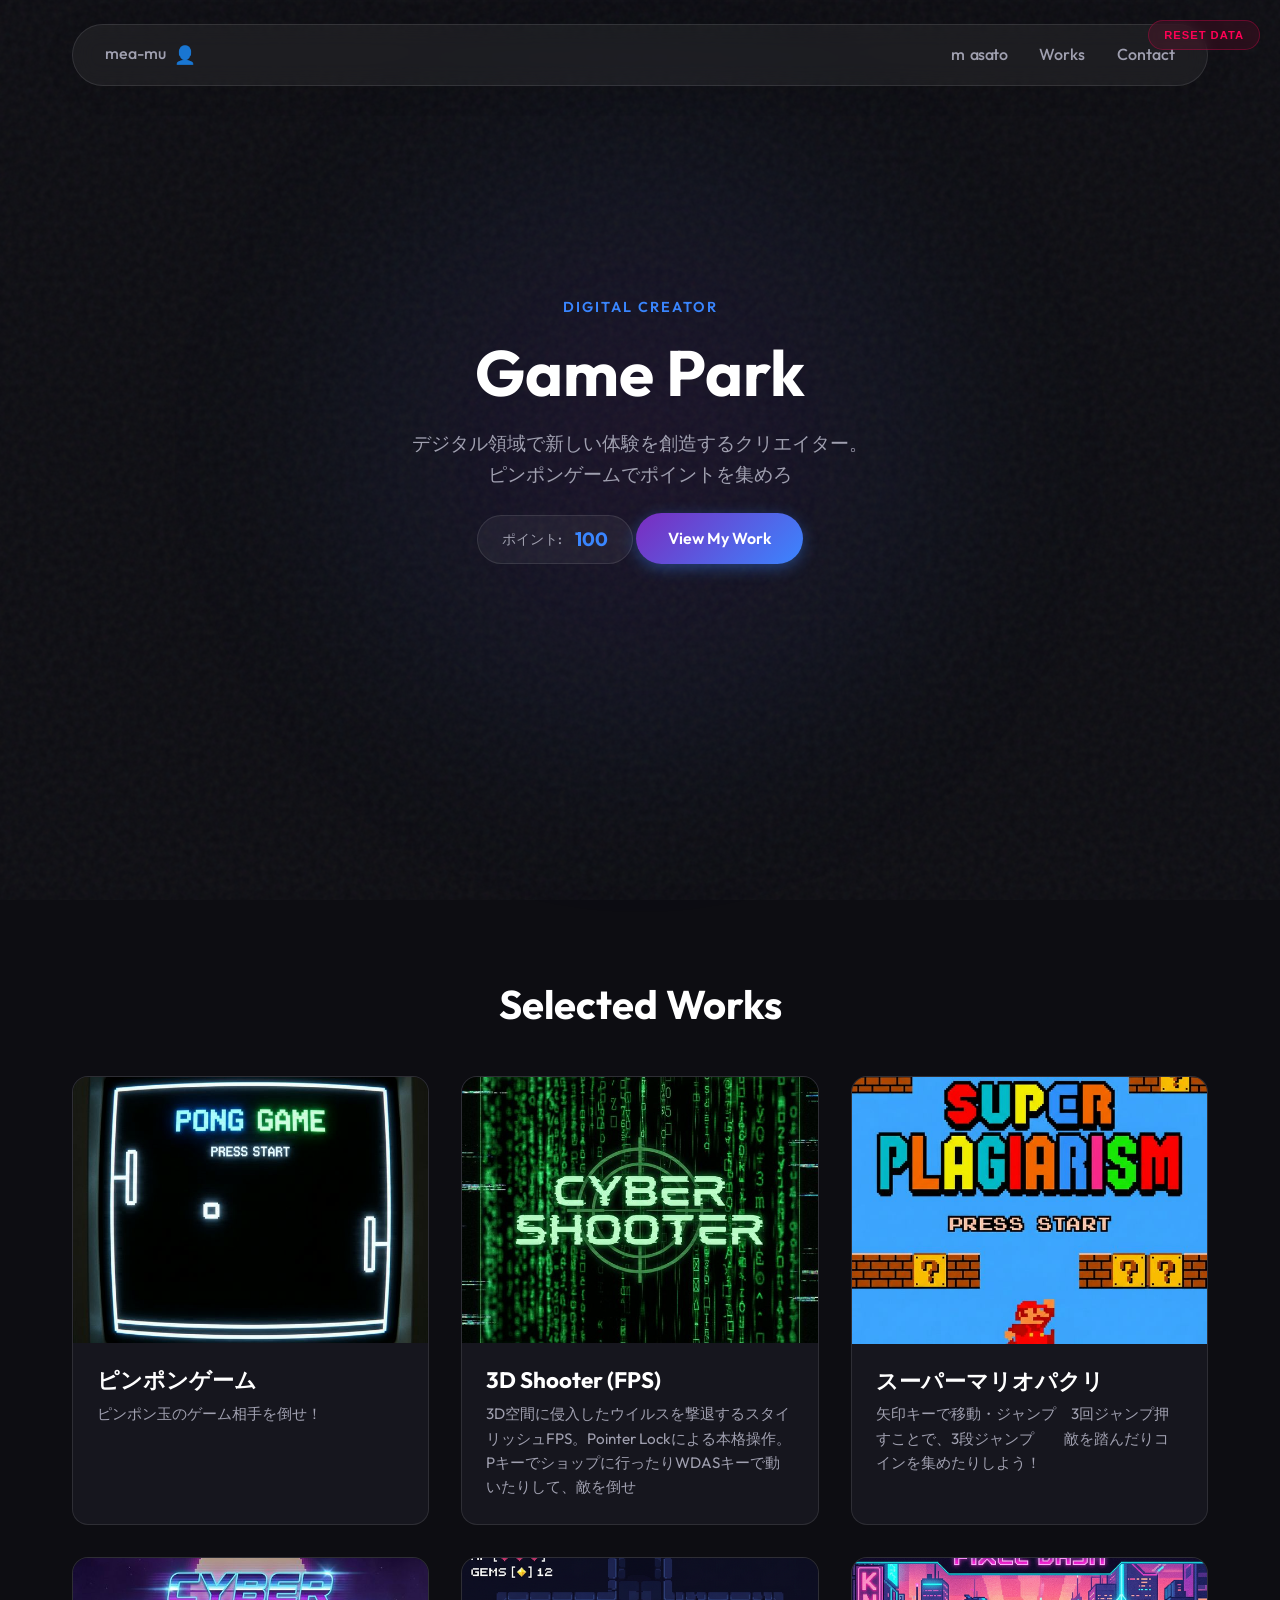
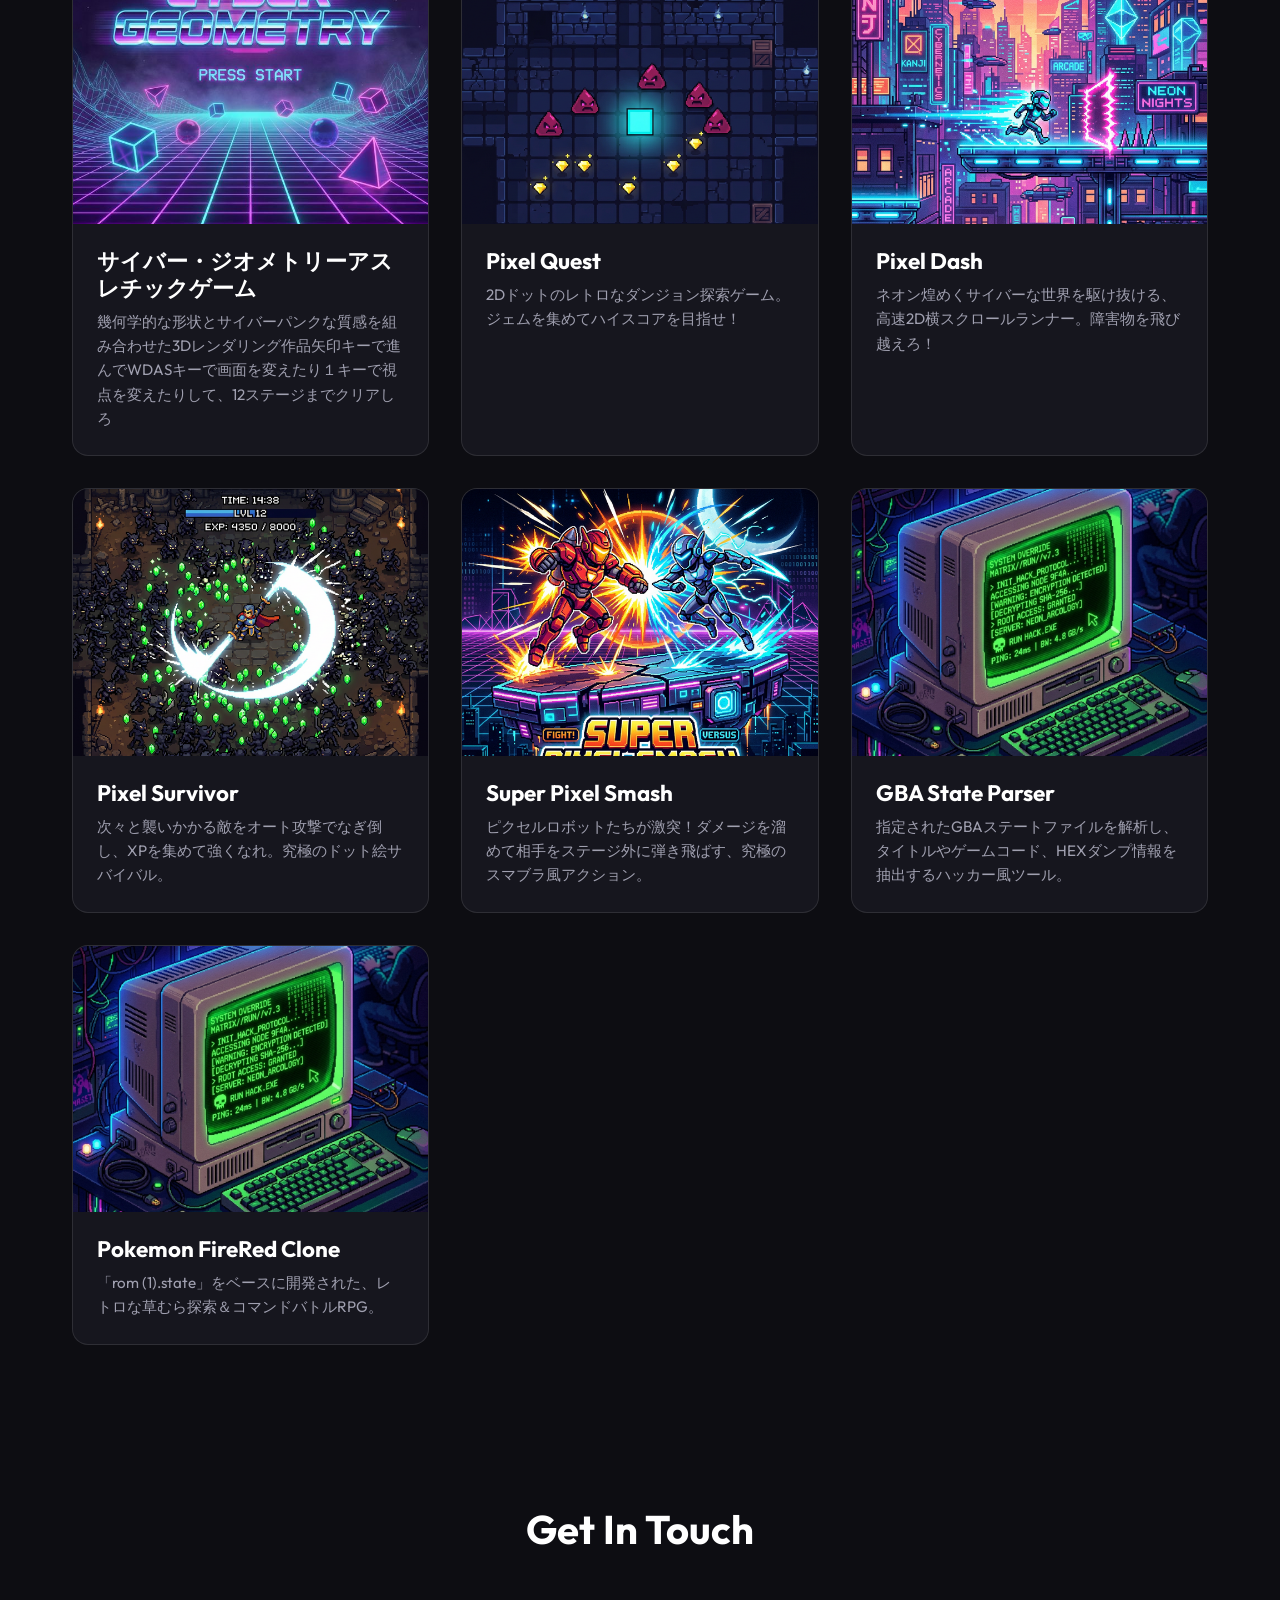
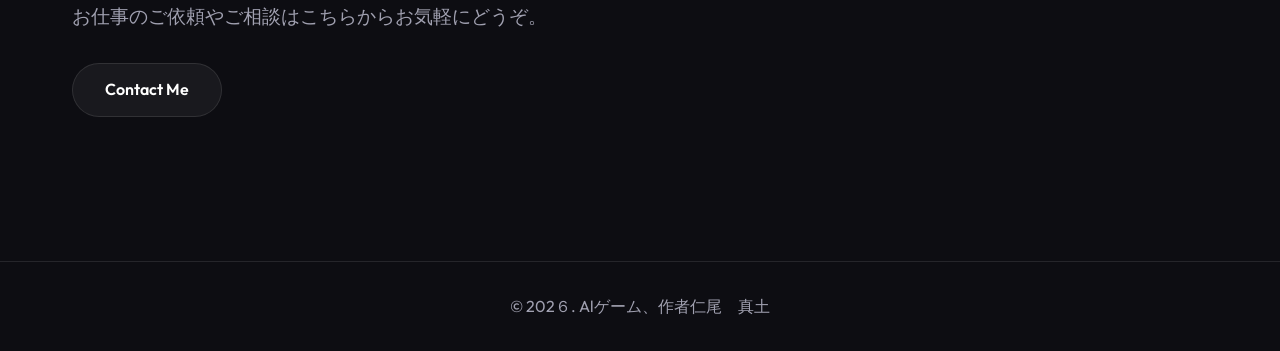
<file: index.html>
<!DOCTYPE html>
<html lang="ja">

<head>
    <meta charset="UTF-8">
    <meta name="viewport" content="width=device-width, initial-scale=1.0">
    <title>masato | Portfolio</title>
    <!-- Google Fonts -->
    <link rel="preconnect" href="https://fonts.googleapis.com">
    <link rel="preconnect" href="https://fonts.gstatic.com" crossorigin>
    <link href="https://fonts.googleapis.com/css2?family=Outfit:wght@300;400;600;700&display=swap" rel="stylesheet">
    <link rel="stylesheet" href="style.css">
</head>

<body>
    <div class="background-grain"></div>
    <div class="background-glow"></div>
    <button id="resetAllDataBtn" class="reset-btn-fixed">RESET DATA</button>
    <header>
        <div class="container">
            <nav class="glass-nav">
                <a href="#about" id="mea-mu-link"><span id="nav-profile-name">mea-mu</span> <span id="nav-profile-icon">👤</span></a>
                <ul>
                    <li><a href="#" class="logo nav-logo"><span id="m-secret-trigger"
                                style="cursor: pointer; display: inline-block; padding: 0 5px;">m</span>asato</a></li>
                    <li><a href="#works">Works</a></li>
                    <li><a href="#contact">Contact</a></li>
                </ul>
            </nav>
        </div>
    </header>

    <main>
        <section id="hero" class="hero-section">
            <div class="container">
                <div class="hero-content fade-in">
                    <span class="subtitle">Digital Creator</span>
                    <h1 id="profile-name">Game Park</h1>
                    <p class="bio" id="profile-bio">
                        デジタル領域で新しい体験を創造するクリエイター。<br>
                        ピンポンゲームでポイントを集めろ
                    </p>
                    <div class="points-display fade-in delay-1">
                        <span class="points-label">ポイント:</span>
                        <span id="totalPoints" class="points-value">0</span>
                    </div>
                    <a href="#works" class="btn btn-primary">View My Work</a>
                </div>
            </div>
        </section>

        <section id="works" class="works-section">
            <div class="container">
                <h2 class="section-title fade-up">Selected Works</h2>
                <div class="works-grid">
                    <!-- Work 1 -->
                    <article class="work-card fade-up">
                        <div class="card-image">
                            <img src="assets/pong_thumb.png" alt="Abstract Art Project">
                            <div class="card-overlay">
                                <a href="pong.html" class="btn btn-sm">Play Game</a>
                            </div>
                        </div>
                        <div class="card-content">
                            <h3>ピンポンゲーム</h3>
                            <p>ピンポン玉のゲーム相手を倒せ！</p>
                        </div>
                    </article>

                    <!-- Work 2 (New Shooter Game) -->
                    <article class="work-card fade-up delay-1">
                        <div class="card-image">
                            <img src="assets/shooter_thumb.png" alt="3D Shooter Game">
                            <!-- Assuming a new image for shooter -->
                            <div class="card-overlay">
                                <a href="shooter.html" class="btn btn-sm buy-btn" data-game-id="shooter"
                                    data-price="100">
                                    <span class="price-tag">100 PT</span>
                                    <span class="btn-text">Buy Game</span>
                                </a>
                            </div>
                        </div>
                        <div class="card-content">
                            <h3>3D Shooter (FPS)</h3>
                            <p>3D空間に侵入したウイルスを撃退するスタイリッシュFPS。Pointer Lockによる本格操作。Pキーでショップに行ったりWDASキーで動いたりして、敵を倒せ</p>
                        </div>
                    </article>

                    <!-- Work 3 (Original Work 2 - Mario) -->
                    <article class="work-card fade-up delay-2">
                        <div class="card-image">
                            <img src="assets/mario_thumb.png" alt="Finance App UI">
                            <div class="card-overlay">
                                <a href="mario.html" class="btn btn-sm">Play Game</a>
                            </div>
                        </div>
                        <div class="card-content">
                            <h3>スーパーマリオパクリ</h3>
                            <p>矢印キーで移動・ジャンプ　3回ジャンプ押すことで、3段ジャンプ　　敵を踏んだりコインを集めたりしよう！</p>
                        </div>
                    </article>

                    <!-- Work 3 -->
                    <article class="work-card fade-up delay-2">
                        <div class="card-image">
                            <img src="assets/geometry_thumb.png" alt="3D Geometric Art">
                            <div class="card-overlay">
                                <a href="geometry.html" class="btn btn-sm buy-btn" data-game-id="geometry"
                                    data-price="100">
                                    <span class="price-tag">100 PT</span>
                                    <span class="btn-text">Buy Game</span>
                                </a>
                            </div>
                        </div>
                        <div class="card-content">
                            <h3>サイバー・ジオメトリーアスレチックゲーム</h3>
                            <p>幾何学的な形状とサイバーパンクな質感を組み合わせた3Dレンダリング作品矢印キーで進んでWDASキーで画面を変えたり１キーで視点を変えたりして、12ステージまでクリアしろ</p>
                        </div>
                    </article>

                    <!-- Work 4 -->
                    <article class="work-card fade-up delay-2">
                        <div class="card-image">
                            <img src="assets/pixelquest_thumb.png" alt="Pixel Quest 2D Dot Game">
                            <div class="card-overlay">
                                <a href="pixelquest.html" class="btn btn-sm">Play Game</a>
                            </div>
                        </div>
                        <div class="card-content">
                            <h3>Pixel Quest</h3>
                            <p>2Dドットのレトロなダンジョン探索ゲーム。ジェムを集めてハイスコアを目指せ！</p>
                        </div>
                    </article>

                    <!-- Work 5 (New Pixel Dash) -->
                    <article class="work-card fade-up delay-1">
                        <div class="card-image">
                            <img src="assets/pixeldash_thumb.png" alt="Pixel Dash Runner Game">
                            <div class="card-overlay">
                                <a href="pixeldash.html" class="btn btn-sm">Play Game</a>
                            </div>
                        </div>
                        <div class="card-content">
                            <h3>Pixel Dash</h3>
                            <p>ネオン煌めくサイバーな世界を駆け抜ける、高速2D横スクロールランナー。障害物を飛び越えろ！</p>
                        </div>
                    </article>

                    <!-- Work 6 (New Pixel Survivor) -->
                    <article class="work-card fade-up delay-2">
                        <div class="card-image">
                            <img src="assets/pixelsurvivor_thumb.png" alt="Pixel Survivor Game">
                            <div class="card-overlay">
                                <a href="pixelsurvivor.html" class="btn btn-sm buy-btn" data-game-id="pixelsurvivor"
                                    data-price="100">
                                    <span class="price-tag">100 PT</span>
                                    <span class="btn-text">Buy Game</span>
                                </a>
                            </div>
                        </div>
                        <div class="card-content">
                            <h3>Pixel Survivor</h3>
                            <p>次々と襲いかかる敵をオート攻撃でなぎ倒し、XPを集めて強くなれ。究極のドット絵サバイバル。</p>
                        </div>
                    </article>

                    <!-- Work 7 (New Super Pixel Smash) -->
                    <article class="work-card fade-up delay-2">
                        <div class="card-image">
                            <img src="assets/smash_thumb.png" alt="Super Pixel Smash Game">
                            <div class="card-overlay">
                                <a href="smash.html" class="btn btn-sm buy-btn" data-game-id="smash"
                                    data-price="0">
                                    <span class="price-tag">0 PT (FREE)</span>
                                    <span class="btn-text">Buy Game</span>
                                </a>
                            </div>
                        </div>
                        <div class="card-content">
                            <h3>Super Pixel Smash</h3>
                            <p>ピクセルロボットたちが激突！ダメージを溜めて相手をステージ外に弾き飛ばす、究極のスマブラ風アクション。</p>
                        </div>
                    </article>

                    <!-- Work 8 (GBA State Parser) -->
                    <article class="work-card fade-up delay-2">
                        <div class="card-image">
                            <img src="assets/parser_thumb.png" alt="GBA State Parser Tool">
                            <div class="card-overlay">
                                <a href="pokemon.html" class="btn btn-sm buy-btn" data-game-id="parser"
                                    data-price="0">
                                    <span class="price-tag">0 PT (FREE)</span>
                                    <span class="btn-text">Open Tool</span>
                                </a>
                            </div>
                        </div>
                        <div class="card-content">
                            <h3>GBA State Parser</h3>
                            <p>指定されたGBAステートファイルを解析し、タイトルやゲームコード、HEXダンプ情報を抽出するハッカー風ツール。</p>
                        </div>
                    </article>

                    <!-- Work 9 (FireRed Clone) -->
                    <article class="work-card fade-up delay-2">
                        <div class="card-image">
                            <!-- Using parser thumb as a placeholder for now since we don't have a new thumb -->
                            <img src="assets/parser_thumb.png" alt="FireRed Clone Game">
                            <div class="card-overlay">
                                <a href="firered.html" class="btn btn-sm buy-btn" data-game-id="firered" data-price="0">
                                    <span class="price-tag">0 PT (FREE)</span>
                                    <span class="btn-text">Play Game</span>
                                </a>
                            </div>
                        </div>
                        <div class="card-content">
                            <h3>Pokemon FireRed Clone</h3>
                            <p>「rom (1).state」をベースに開発された、レトロな草むら探索＆コマンドバトルRPG。</p>
                        </div>
                    </article>
                </div>
            </div>
        </section>

        <section id="contact" class="contact-section">
            <div class="container text-center">
                <h2 class="section-title fade-up">Get In Touch</h2>
                <p class="contact-text fade-up">お仕事のご依頼やご相談はこちらからお気軽にどうぞ。</p>
                <a href="mailto:hello@example.com" class="btn btn-outline fade-up">Contact Me</a>
            </div>
        </section>
    </main>

    <footer>
        <div class="container">
            <p>&copy; 202６. Alゲーム、作者仁尾　真土</p>
        </div>
    </footer>

    <!-- Profile Modal -->
    <div id="profile-modal" class="modal-overlay hidden">
        <div class="modal-content glass-card fade-up">
            <h2 class="modal-title">Edit Profile</h2>
            <div class="input-group">
                <label for="input-name">Display Name</label>
                <input type="text" id="input-name" placeholder="Your Name">
            </div>
            <div class="input-group">
                <label for="input-bio">Bio / Description</label>
                <textarea id="input-bio" placeholder="Tell us about yourself..." rows="4"></textarea>
            </div>
            <div class="input-group">
                <label>Select Icon</label>
                <div id="icon-grid" class="icon-grid">
                    <span class="icon-option selected" data-icon="👤">👤</span>
                    <span class="icon-option" data-icon="🌟">🌟</span>
                    <span class="icon-option" data-icon="🎨">🎨</span>
                    <span class="icon-option" data-icon="🕹️">🕹️</span>
                    <span class="icon-option" data-icon="🚀">🚀</span>
                    <span class="icon-option" data-icon="🔥">🔥</span>
                    <span class="icon-option" data-icon="💎">💎</span>
                    <span class="icon-option" data-icon="🌈">🌈</span>
                </div>
            </div>
            <div class="modal-actions">
                <button id="closeProfileBtn" class="btn btn-outline">Close</button>
                <button id="saveProfileBtn" class="btn btn-primary">Save Changes</button>
            </div>
        </div>
    </div>

    <script src="script.js"></script>
</body>

</html>
</file>
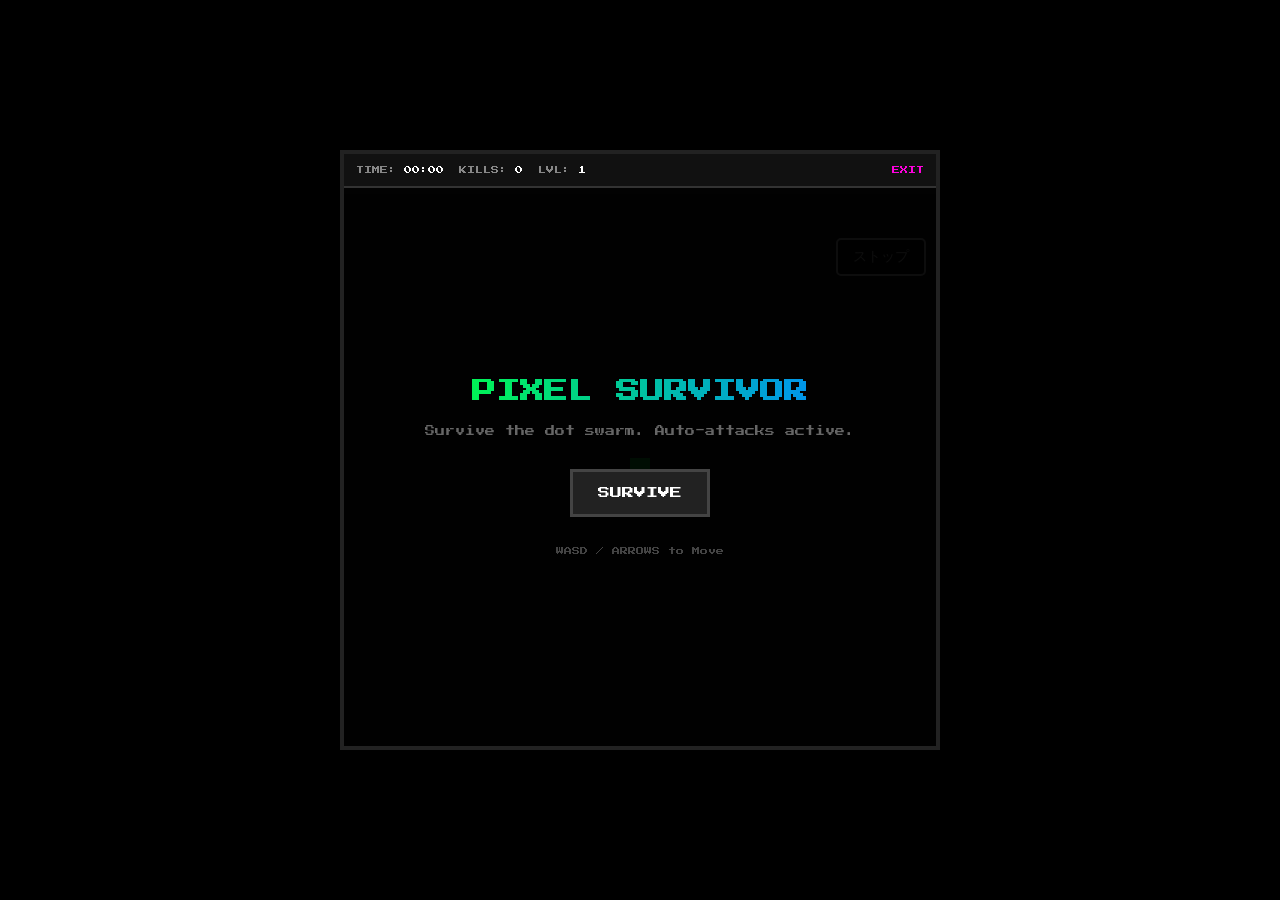
<file: cheat_survivor.html>
<!DOCTYPE html>
<html lang="ja">

<head>
    <meta charset="UTF-8">
    <meta name="viewport" content="width=device-width, initial-scale=1.0">
    <title>Pixel Survivor | masato</title>
    <link rel="preconnect" href="https://fonts.googleapis.com">
    <link rel="preconnect" href="https://fonts.gstatic.com" crossorigin>
    <link href="https://fonts.googleapis.com/css2?family=Press+Start+2P&display=swap" rel="stylesheet">
    <link rel="stylesheet" href="pixelsurvivor.css">
</head>

<body>
    <div class="game-wrapper">
        <header class="game-header">
            <div class="stats">
                <div class="stat-item">TIME: <span id="time">00:00</span></div>
                <div class="stat-item">KILLS: <span id="kills">0</span></div>
                <div class="stat-item">LVL: <span id="lvl">1</span></div>
            </div>
            <a href="index.html" class="back-link">EXIT</a>
        </header>

        <div id="game-container">
            <div id="xp-bar-container">
                <div id="xp-bar"></div>
            </div>
            <button id="pause-btn">ストップ</button>
            <canvas id="gameCanvas"></canvas>

            <div id="start-screen" class="overlay">
                <div class="overlay-content">
                    <h1>PIXEL SURVIVOR</h1>
                    <p>Survive the dot swarm. Auto-attacks active.</p>
                    <button id="startBtn" class="pixel-btn">SURVIVE</button>
                    <div class="controls-hint">
                        WASD / ARROWS to Move
                    </div>
                </div>
            </div>

            <div id="gameover-screen" class="overlay hidden">
                <div class="overlay-content">
                    <h1 class="text-red">OVERWHELMED</h1>
                    <p>Survived: <span id="finalTime">00:00</span></p>
                    <p>Kills: <span id="finalKills">0</span></p>
                    <button id="retryBtn" class="pixel-btn">TRY AGAIN</button>
                    <button id="reviveBtn" class="pixel-btn hidden">REVIVE (100 KILLS)</button>
                </div>
            </div>

            <div id="victory-screen" class="overlay hidden">
                <div class="overlay-content">
                    <h1 class="text-blue">STAGE CLEARED!</h1>
                    <p>You have conquered the swarm.</p>
                    <p>Time: <span id="victoryTime">00:00</span></p>
                    <button id="nextStageBtn" class="pixel-btn">NEXT STAGE</button>
                    <button id="dashBtn" class="pixel-btn">1000m DASH</button>
                </div>
            </div>

            <div id="levelup-screen" class="overlay hidden">
                <div class="levelup-content">
                    <h1 class="text-blue">LEVEL UP!</h1>
                    <p>Choose an Upgrade</p>
                    <div id="upgrade-choices">
                        <!-- Choices added via JS -->
                    </div>
                </div>
            </div>

            <div id="pause-screen" class="overlay hidden">
                <div class="overlay-content">
                    <h1>PAUSED</h1>
                    <div id="pause-stats">
                        <p>Elapsed: <span id="pause-time">00:00</span></p>
                        <div id="pause-inventory">
                            <!-- Items appear here -->
                        </div>
                        <div id="pause-evolutions">
                            <!-- Evolution recipes appear here -->
                        </div>
                    </div>
                    <button id="resume-btn" class="pixel-btn">RESUME</button>
                </div>
            </div>
        </div>
    </div>
    <script src="pixelsurvivor.js"></script>
</body>

</html>
</file>
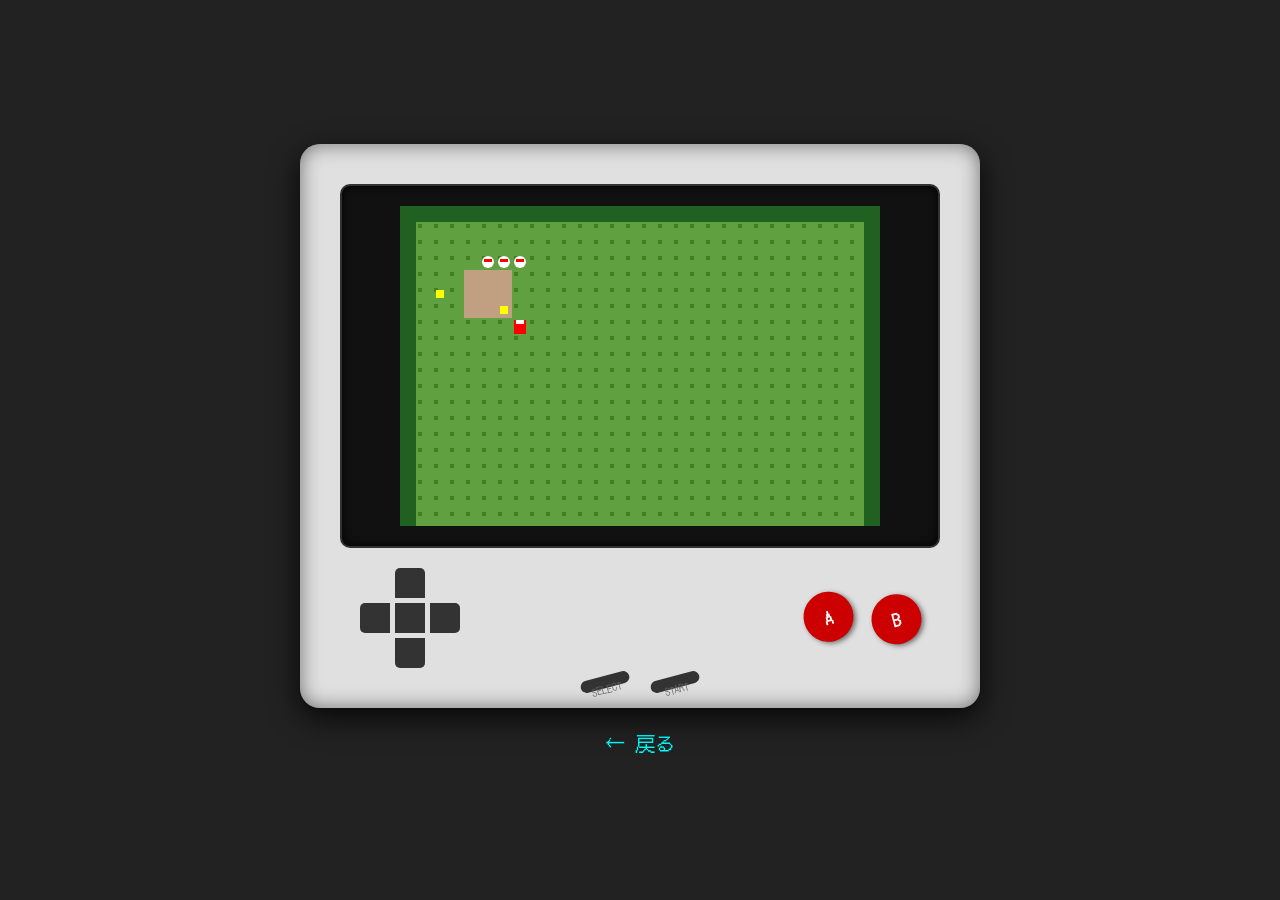
<file: firered.html>
<!DOCTYPE html>
<html lang="ja">
<head>
    <meta charset="UTF-8">
    <meta name="viewport" content="width=device-width, initial-scale=1.0">
    <title>FireRed Clone RPG</title>
    <!-- GBA風のドットフォントを使用 -->
    <link href="https://fonts.googleapis.com/css2?family=DotGothic16&display=swap" rel="stylesheet">
    <link rel="stylesheet" href="firered.css">
</head>
<body>
    <div id="game-container">
        <!-- GBA風のフレーム -->
        <div id="handheld-frame">
            <div id="screen-border">
                <div id="screen-wrapper">
                    <!-- マップやエンカウント演出用キャンバス -->
                    <canvas id="overworldCanvas" width="480" height="320"></canvas>
                    
                    <!-- バトルシーン用UI要素 (初期状態は隠す) -->
                    <div id="battle-ui" class="hidden">
                        <canvas id="battleCanvas" width="480" height="320"></canvas>
                        
                        <!-- HPバー -->
                        <div id="enemy-hp-bar" class="status-bar hidden">
                            <div class="name" id="enemy-name">???</div>
                            <div class="gender" id="enemy-gender">♂</div>
                            <div class="level" id="enemy-level">Lv. 5</div>
                            <div class="hp-track"><div id="enemy-hp-fill" class="hp-fill"></div></div>
                        </div>
                        
                        <div id="player-hp-bar" class="status-bar hidden">
                            <div class="name" id="player-name">ヒトカゲ</div>
                            <div class="gender" id="player-gender">♂</div>
                            <div class="level" id="player-level">Lv. 5</div>
                            <div class="hp-track"><div id="player-hp-fill" class="hp-fill"></div></div>
                            <div class="hp-text"><span id="player-hp-current">20</span> / <span id="player-hp-max">20</span></div>
                        </div>
                    </div>

                    <!-- メニュー/UIレイヤー -->
                    <div id="ui-layer" class="hidden">
                        <!-- ダイアログボックス -->
                        <div id="dialogue-box" class="hidden">
                            <div id="message"></div>
                        </div>
                        
                        <!-- コマンドメニュー -->
                        <div id="command-menu" class="hidden menu-box">
                            <div class="menu-item active" id="btn-fight">たたかう</div>
                            <div class="menu-item" id="btn-bag">バッグ</div>
                            <div class="menu-item" id="btn-pokemon">ポケモン</div>
                            <div class="menu-item" id="btn-run">にげる</div>
                        </div>

                        <!-- フィールドメニュー -->
                        <div id="field-menu" class="hidden menu-box list-menu">
                            <div class="menu-item active">ポケモン</div>
                            <div class="menu-item">バッグ</div>
                            <div class="menu-item">とじる</div>
                        </div>
                        
                        <!-- 技メニュー -->
                        <div id="move-menu" class="hidden menu-box">
                            <div class="move-item active" id="move-1">-</div>
                            <div class="move-item" id="move-2">-</div>
                            <div class="move-item" id="move-3">-</div>
                            <div class="move-item" id="move-4">-</div>
                            <div id="move-details">
                                <div id="move-type">タイプ/--</div>
                                <div id="move-pp">PP --/--</div>
                            </div>
                        </div>

                        <!-- バッグ / ポケモン画面等 -->
                        <div id="list-menu" class="hidden list-screen">
                            <h2 id="list-title">バッグ</h2>
                            <ul id="list-ul">
                                <!-- list items injected here -->
                            </ul>
                            <div class="list-instructions">Z:けってい X:もどる</div>
                        </div>

                        <!-- Yes/No (はい/いいえ) -->
                        <div id="choice-menu" class="hidden menu-box" style="bottom: 80px; right: 0; width: 80px; z-index: 60;">
                            <div class="menu-item active">はい</div>
                            <div class="menu-item">いいえ</div>
                        </div>

                        <!-- お金表示 -->
                        <div id="money-box" class="hidden menu-box" style="top: 10px; left: 10px; width: 120px; z-index: 55;">
                            <div id="money-text">円: 0</div>
                        </div>

                        <!-- トランジションエフェクト -->
                        <div id="transition-overlay" class="hidden"></div>
                    </div>
                </div>
            </div>
            
            <!-- 十字キー等のコントローラ -->
            <div id="controls">
                <div id="dpad">
                    <div class="up"></div>
                    <div class="right"></div>
                    <div class="down"></div>
                    <div class="left"></div>
                </div>
                <div id="action-buttons">
                    <div class="btn-a">A</div>
                    <div class="btn-b">B</div>
                </div>
                <div id="start-select">
                    <div class="select">SELECT</div>
                    <div class="start">START</div>
                </div>
            </div>
        </div>
        
        <div style="margin-top:20px;">
            <a href="index.html" class="home-link">← 戻る</a>
        </div>
    </div>
    <script src="firered.js"></script>
</body>
</html>
</file>
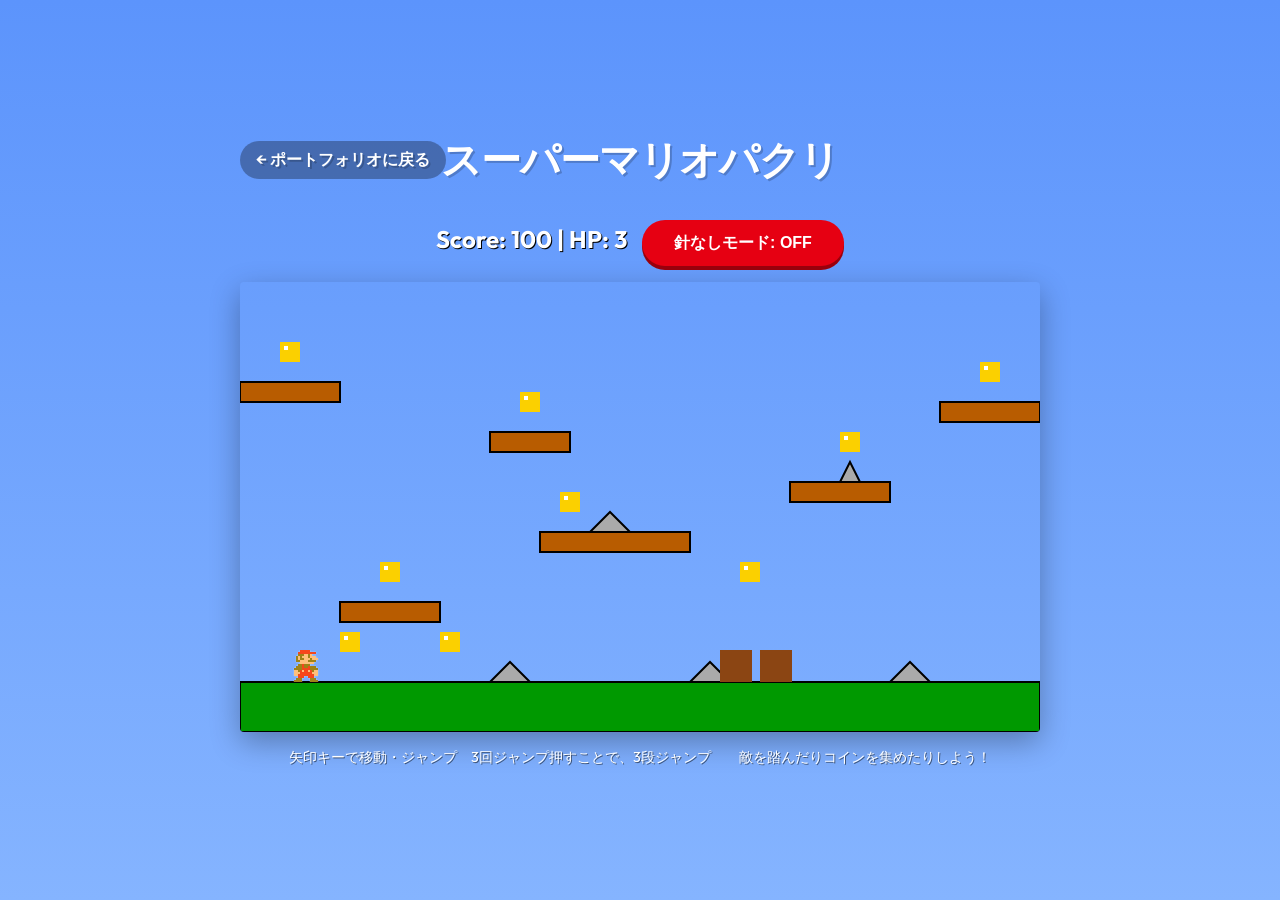
<file: mario.html>
<!DOCTYPE html>
<html lang="ja">

<head>
    <meta charset="UTF-8">
    <meta name="viewport" content="width=device-width, initial-scale=1.0">
    <title>スーパーマリオパクリ | masato</title>
    <link href="https://fonts.googleapis.com/css2?family=Outfit:wght@300;400;600;700&display=swap" rel="stylesheet">
    <link rel="stylesheet" href="mario.css">
</head>

<body>
    <div class="sky-background"></div>

    <div class="game-container">
        <header>
            <a href="index.html" class="back-link">← ポートフォリオに戻る</a>
            <h1>スーパーマリオパクリ</h1>
        </header>

        <div class="score-board">
            Score: <span id="score">0</span> | HP: <span id="hp">3</span>
            <button id="noSpikesBtn" class="btn btn-sm" style="margin-left: 10px;">針なしモード: OFF</button>
        </div>

        <canvas id="gameCanvas" width="800" height="450"></canvas>

        <p class="instruction">矢印キーで移動・ジャンプ　3回ジャンプ押すことで、3段ジャンプ　　敵を踏んだりコインを集めたりしよう！</p>
        <button id="restartBtn" class="btn hidden">もう一度遊ぶ</button>
    </div>

    <script src="mario.js"></script>
</body>

</html>
</file>
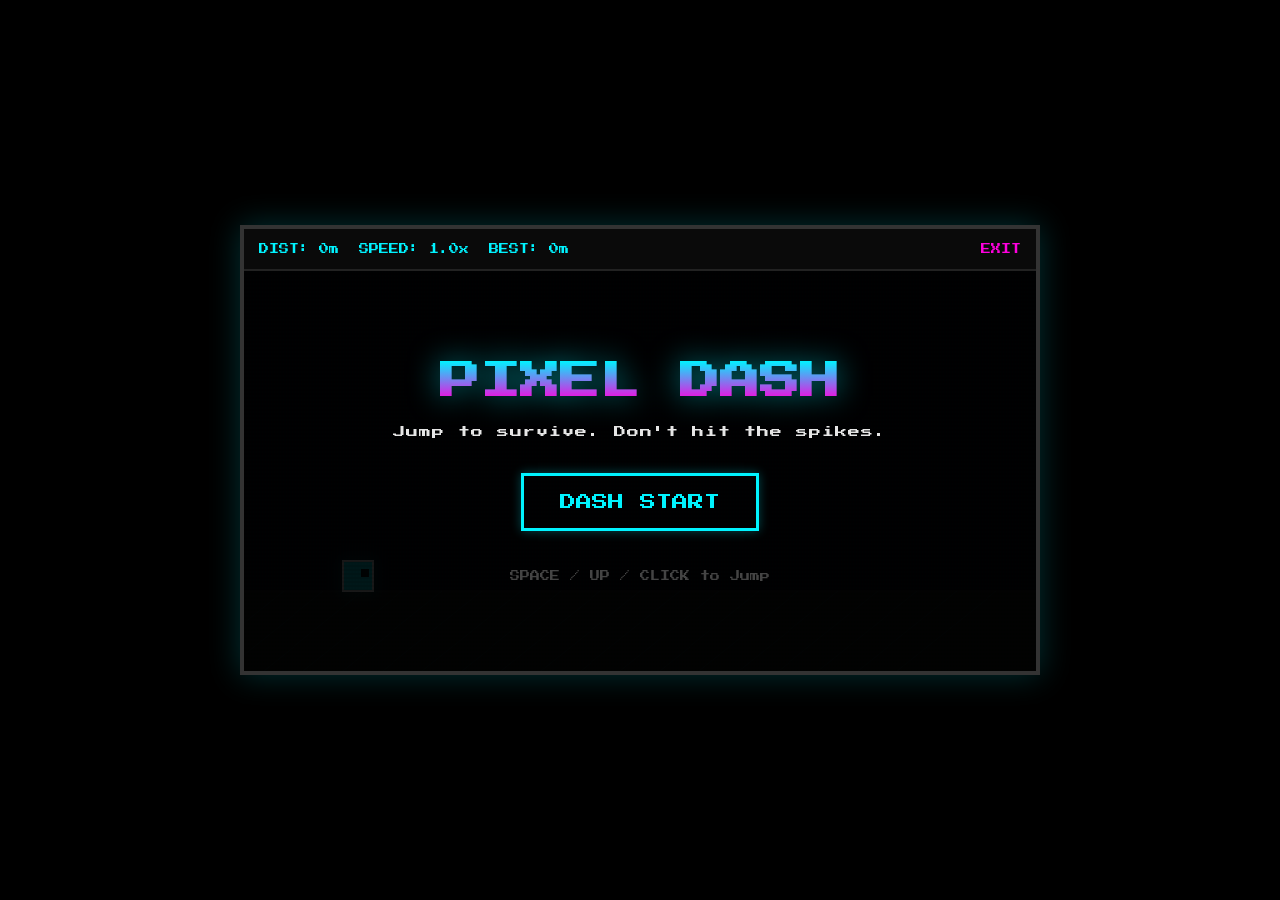
<file: pixeldash.html>
<!DOCTYPE html>
<html lang="ja">

<head>
    <meta charset="UTF-8">
    <meta name="viewport" content="width=device-width, initial-scale=1.0">
    <title>Pixel Dash | masato</title>
    <link rel="preconnect" href="https://fonts.googleapis.com">
    <link rel="preconnect" href="https://fonts.gstatic.com" crossorigin>
    <link href="https://fonts.googleapis.com/css2?family=Press+Start+2P&display=swap" rel="stylesheet">
    <link rel="stylesheet" href="pixeldash.css">
</head>

<body>
    <div class="game-wrapper">
        <header class="game-header">
            <div class="stats">
                <div class="stat-item">DIST: <span id="dist">0</span>m</div>
                <div class="stat-item">SPEED: <span id="speedDisplay">1.0</span>x</div>
                <div class="stat-item">BEST: <span id="highScore">0</span>m</div>
            </div>
            <a href="index.html" class="back-link">EXIT</a>
        </header>

        <div id="game-container">
            <canvas id="gameCanvas"></canvas>

            <div id="start-screen" class="overlay">
                <div class="overlay-content">
                    <h1>PIXEL DASH</h1>
                    <p>Jump to survive. Don't hit the spikes.</p>
                    <button id="startBtn" class="pixel-btn">DASH START</button>
                    <div class="controls-hint">
                        SPACE / UP / CLICK to Jump
                    </div>
                </div>
            </div>

            <div id="gameover-screen" class="overlay hidden">
                <div class="overlay-content">
                    <h1 class="text-red">CRASHED!</h1>
                    <p>Distance: <span id="finalDist">0</span>m</p>
                    <button id="retryBtn" class="pixel-btn">RELOAD</button>
                </div>
            </div>
        </div>
    </div>
    <script src="pixeldash.js"></script>
</body>

</html>
</file>
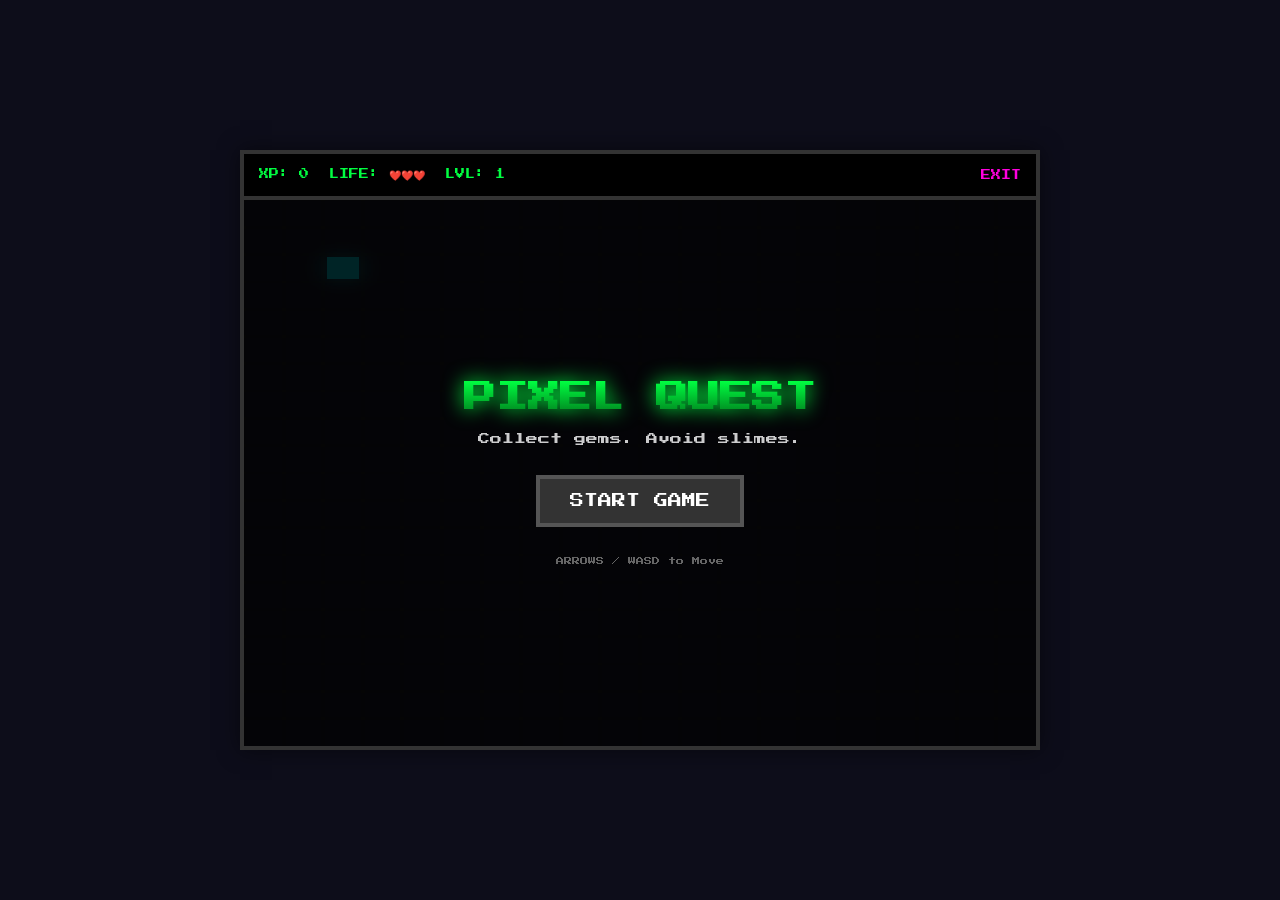
<file: pixelquest.html>
<!DOCTYPE html>
<html lang="ja">

<head>
    <meta charset="UTF-8">
    <meta name="viewport" content="width=device-width, initial-scale=1.0">
    <title>Pixel Quest | masato</title>
    <link rel="preconnect" href="https://fonts.googleapis.com">
    <link rel="preconnect" href="https://fonts.gstatic.com" crossorigin>
    <link href="https://fonts.googleapis.com/css2?family=Press+Start+2P&display=swap" rel="stylesheet">
    <link rel="stylesheet" href="pixelquest.css">
</head>

<body>
    <div class="game-wrapper">
        <header class="game-header">
            <div class="stats">
                <div class="stat-item">XP: <span id="score">0</span></div>
                <div class="stat-item">LIFE: <span id="lives">❤️❤️❤️</span></div>
                <div class="stat-item">LVL: <span id="level">1</span></div>
            </div>
            <a href="index.html" class="back-link">EXIT</a>
        </header>

        <div id="game-container">
            <canvas id="gameCanvas"></canvas>

            <div id="start-screen" class="overlay">
                <div class="overlay-content">
                    <h1>PIXEL QUEST</h1>
                    <p>Collect gems. Avoid slimes.</p>
                    <button id="startBtn" class="pixel-btn">START GAME</button>
                    <div class="controls-hint">
                        ARROWS / WASD to Move
                    </div>
                </div>
            </div>

            <div id="gameover-screen" class="overlay hidden">
                <div class="overlay-content">
                    <h1 class="text-red">GAME OVER</h1>
                    <p>Final Score: <span id="finalScore">0</span></p>
                    <button id="retryBtn" class="pixel-btn">RETRY</button>
                </div>
            </div>
        </div>
    </div>
    <script src="pixelquest.js"></script>
</body>

</html>
</file>
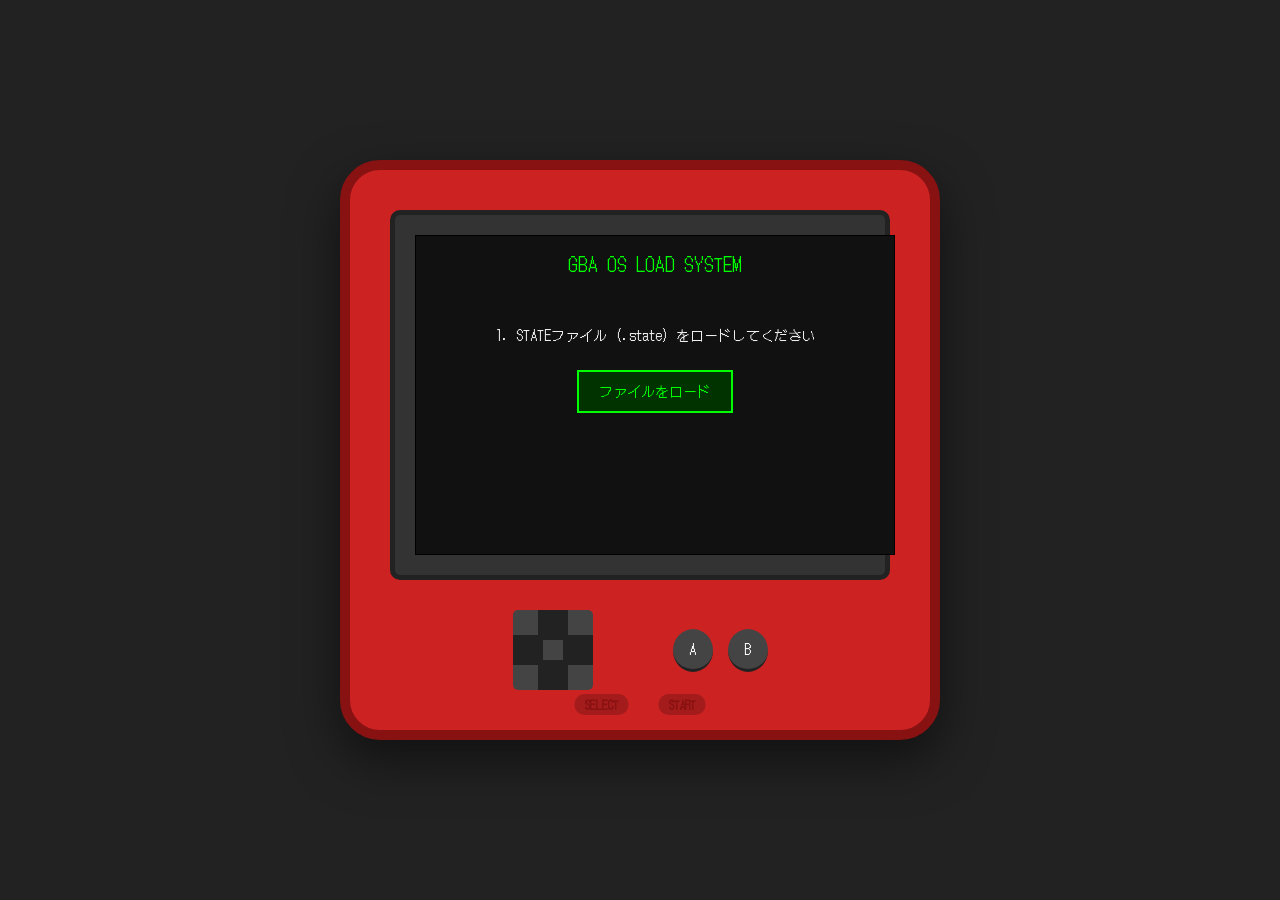
<file: pokemon.html>
<!DOCTYPE html>
<html lang="ja">
<head>
    <meta charset="UTF-8">
    <meta name="viewport" content="width=device-width, initial-scale=1.0">
    <title>Pokémon FireRed & Parser</title>
    <link href="https://fonts.googleapis.com/css2?family=DotGothic16&display=swap" rel="stylesheet">
    <link rel="stylesheet" href="pokemon.css">
</head>
<body>
    <div id="game-container">
        <!-- GBA-style Frame -->
        <div id="handheld-frame">
            <div id="screen-border">
                
                <!-- PARSER SCREEN (INITIAL) -->
                <div id="parser-screen">
                    <div class="glitch-text" style="text-align:center; color:#0f0; margin-bottom:10px; font-size:18px;">GBA OS LOAD SYSTEM</div>
                    
                    <div id="upload-section">
                        <p style="color:#eee;">1. STATEファイル (.state) をロードしてください</p>
                        <label for="file-input" class="upload-btn">ファイルをロード</label>
                        <input type="file" id="file-input" accept=".state">
                    </div>
                    
                    <div id="output-section" class="hidden">
                        <div id="file-name-display" class="highlight"></div>
                        <div id="title-display"></div>
                        <div id="code-display"></div>
                        
                        <div style="margin-top:10px; color:#aaa;">--- Hex Dump (First 256 bytes) ---</div>
                        <pre id="hex-dump"></pre>
                        
                        <div style="text-align:center; margin-top:20px;">
                            <button id="start-game-btn" class="start-btn pulse hidden">▶ START GAME</button>
                        </div>
                    </div>
                </div>

                <!-- GAME SCREEN (HIDDEN AT FIRST) -->
                <div id="game-screen" class="hidden">
                    <canvas id="gameCanvas" width="240" height="160"></canvas>
                    
                    <!-- UI Overlay for Game -->
                    <div id="ui-overlay">
                        <!-- Dialogue Box -->
                        <div id="dialogue-box" class="hidden">
                            <div id="message"></div>
                        </div>
                        
                        <!-- Command Menu -->
                        <div id="command-menu" class="hidden">
                            <div class="menu-item active" id="btn-fight">たたかう</div>
                            <div class="menu-item" id="btn-bag">バッグ</div>
                            <div class="menu-item" id="btn-pokemon">ポケモン</div>
                            <div class="menu-item" id="btn-run">にげる</div>
                        </div>
                        
                        <!-- Move Menu -->
                        <div id="move-menu" class="hidden">
                            <div class="move-item active" id="move-1">かえんほうしゃ</div>
                            <div class="move-item" id="move-2">そらをとぶ</div>
                            <div class="move-item" id="move-3">ドラゴンクロー</div>
                            <div class="move-item" id="move-4">ブラストバーン</div>
                            <div id="move-details">
                                <div id="move-type">タイプ/ほのお</div>
                                <div id="move-pp">PP 15/15</div>
                            </div>
                        </div>

                        <!-- HP Bars -->
                        <div id="enemy-hp-bar" class="status-bar">
                            <div class="name">カメックス</div>
                            <div class="level">Lv. 50</div>
                            <div class="hp-track"><div id="enemy-hp-fill" class="hp-fill"></div></div>
                        </div>
                        
                        <div id="player-hp-bar" class="status-bar">
                            <div class="name">リザードン</div>
                            <div class="level">Lv. 50</div>
                            <div class="hp-track"><div id="player-hp-fill" class="hp-fill"></div></div>
                            <div class="hp-text"><span id="player-hp-current">200</span> / <span id="player-hp-max">200</span></div>
                        </div>
                    </div>
                </div>

            </div>
            
            <!-- Handheld Controls -->
            <div id="controls">
                <div id="dpad">
                    <div class="up"></div>
                    <div class="right"></div>
                    <div class="down"></div>
                    <div class="left"></div>
                </div>
                <div id="action-buttons">
                    <div class="btn-a">A</div>
                    <div class="btn-b">B</div>
                </div>
                <div id="start-select">
                    <div class="select">SELECT</div>
                    <div class="start">START</div>
                </div>
            </div>
        </div>
    </div>
    <script src="pokemon.js"></script>
</body>
</html>
</file>
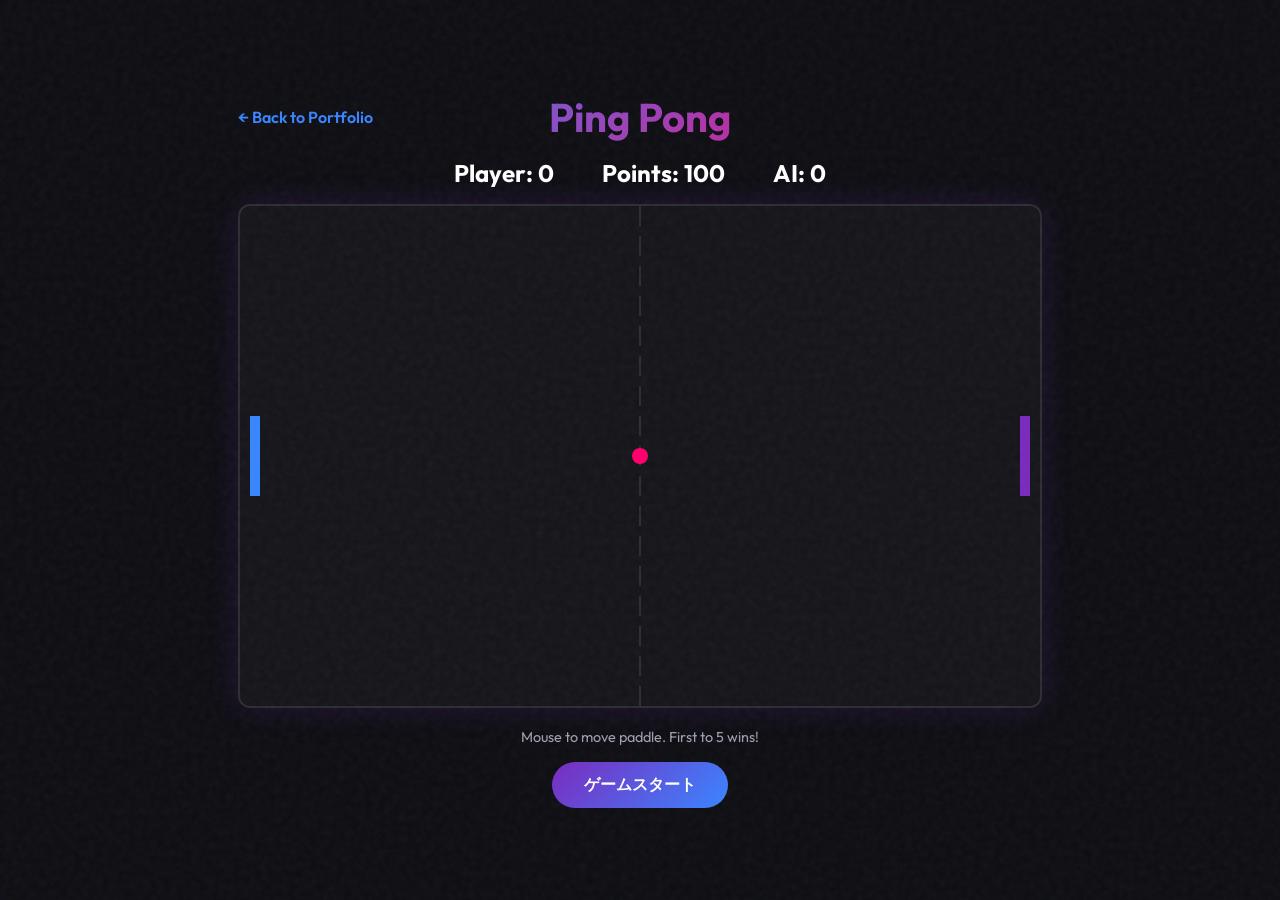
<file: pong.html>
<!DOCTYPE html>
<html lang="ja">

<head>
    <meta charset="UTF-8">
    <meta name="viewport" content="width=device-width, initial-scale=1.0">
    <title>Ping Pong Game | masato</title>
    <link href="https://fonts.googleapis.com/css2?family=Outfit:wght@300;400;600;700&display=swap" rel="stylesheet">
    <link rel="stylesheet" href="pong.css">
</head>

<body>
    <div class="background-grain"></div>

    <div class="game-container">
        <header>
            <a href="index.html" class="back-link">← Back to Portfolio</a>
            <h1>Ping Pong</h1>
        </header>

        <div class="score-board">
            <div class="player-score">Player: <span id="playerScore">0</span></div>
            <div class="total-points">Points: <span id="totalPoints">0</span></div>
            <div class="ai-score">AI: <span id="aiScore">0</span></div>
        </div>

        <canvas id="pongCanvas" width="800" height="500"></canvas>

        <p class="instruction">Mouse to move paddle. First to 5 wins!</p>
        <button id="restartBtn" class="btn">ゲームスタート</button>
    </div>

    <script src="pong.js"></script>
</body>

</html>
</file>
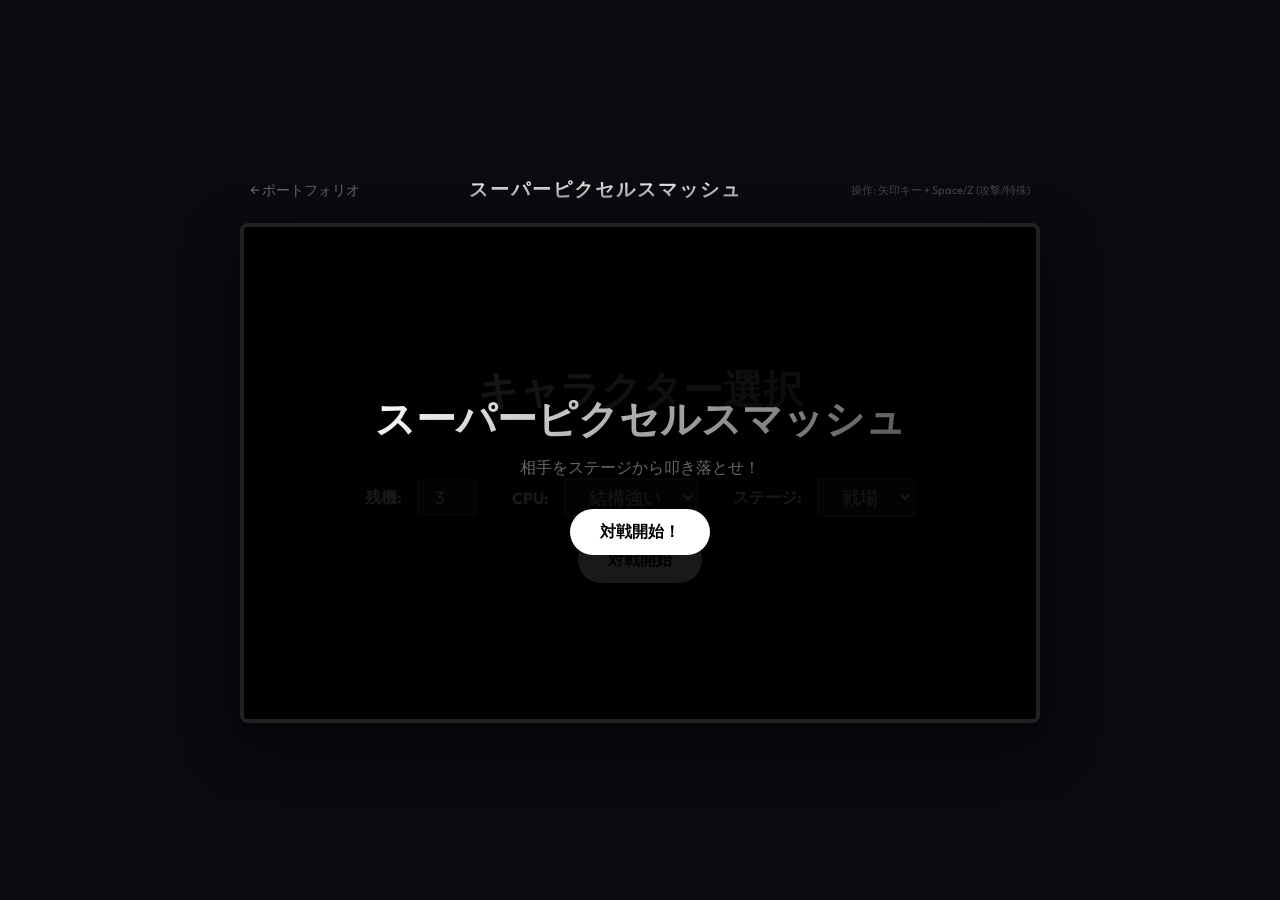
<file: smash.html>
<!DOCTYPE html>
<html lang="ja">
<head>
    <meta charset="UTF-8">
    <meta name="viewport" content="width=device-width, initial-scale=1.0">
    <title>Super Pixel Smash | Game Park</title>
    <link rel="preconnect" href="https://fonts.googleapis.com">
    <link rel="preconnect" href="https://fonts.gstatic.com" crossorigin>
    <link href="https://fonts.googleapis.com/css2?family=Outfit:wght@400;700&display=swap" rel="stylesheet">
    <link rel="stylesheet" href="smash.css">
</head>
<body>
    <div class="game-container">
        <header class="game-header">
            <a href="index.html" class="back-link">← ポートフォリオ</a>
            <div class="game-title">スーパーピクセルスマッシュ</div>
            <div id="controls-hint">操作: 矢印キー + Space/Z (攻撃/特殊)</div>
        </header>

        <div class="canvas-wrapper">
            <canvas id="gameCanvas"></canvas>
            
            <!-- HUD for 8 Players -->
            <div id="hud" class="grid-hud">
                <!-- Players will be generated by JS -->
            </div>

            <!-- Overlays -->
            <div id="intro-overlay" class="overlay hidden">
                <div class="intro-text" id="intro-text">READY?</div>
            </div>

            <!-- Character Select Screen -->
            <div id="char-select-screen" class="overlay">
                <div class="overlay-content select-content">
                    <h1>キャラクター選択</h1>
                    <div class="char-grid" id="char-grid">
                        <!-- 8 Slots will be here -->
                    </div>
                    <div class="settings-bar">
                        <label for="stock-select">残機:</label>
                        <input type="number" id="stock-select" value="3" min="1" max="99">
                        <label for="difficulty-select" style="margin-left: 20px;">CPU:</label>
                        <select id="difficulty-select">
                            <option value="none">攻撃しない</option>
                            <option value="easy">弱い</option>
                            <option value="normal" selected>結構強い</option>
                            <option value="hard">強い</option>
                        </select>
                        <label for="stage-select" style="margin-left: 20px;">ステージ:</label>
                        <select id="stage-select">
                            <option value="0">戦場</option>
                            <option value="1">終点</option>
                            <option value="2">タワー</option>
                            <option value="3">浮島</option>
                        </select>
                    </div>
                    <div class="overlay-actions">
                        <button id="start-battle-btn" class="pixel-btn primary">対戦開始</button>
                    </div>
                </div>
            </div>

            <div id="start-screen" class="overlay">
                <div class="overlay-content">
                    <h1>スーパーピクセルスマッシュ</h1>
                    <p>相手をステージから叩き落とせ！</p>
                    <button id="startBtn" class="pixel-btn">対戦開始！</button>
                </div>
            </div>

            <div id="gameover-screen" class="overlay hidden">
                <div class="overlay-content">
                    <h1 id="winner-text">P1 WINS!</h1>
                    <button id="retryBtn" class="pixel-btn">再戦</button>
                    <a href="index.html" class="pixel-btn outline">終了</a>
                </div>
            </div>
        </div>
    </div>

    <script src="smash.js"></script>
</body>
</html>
</file>
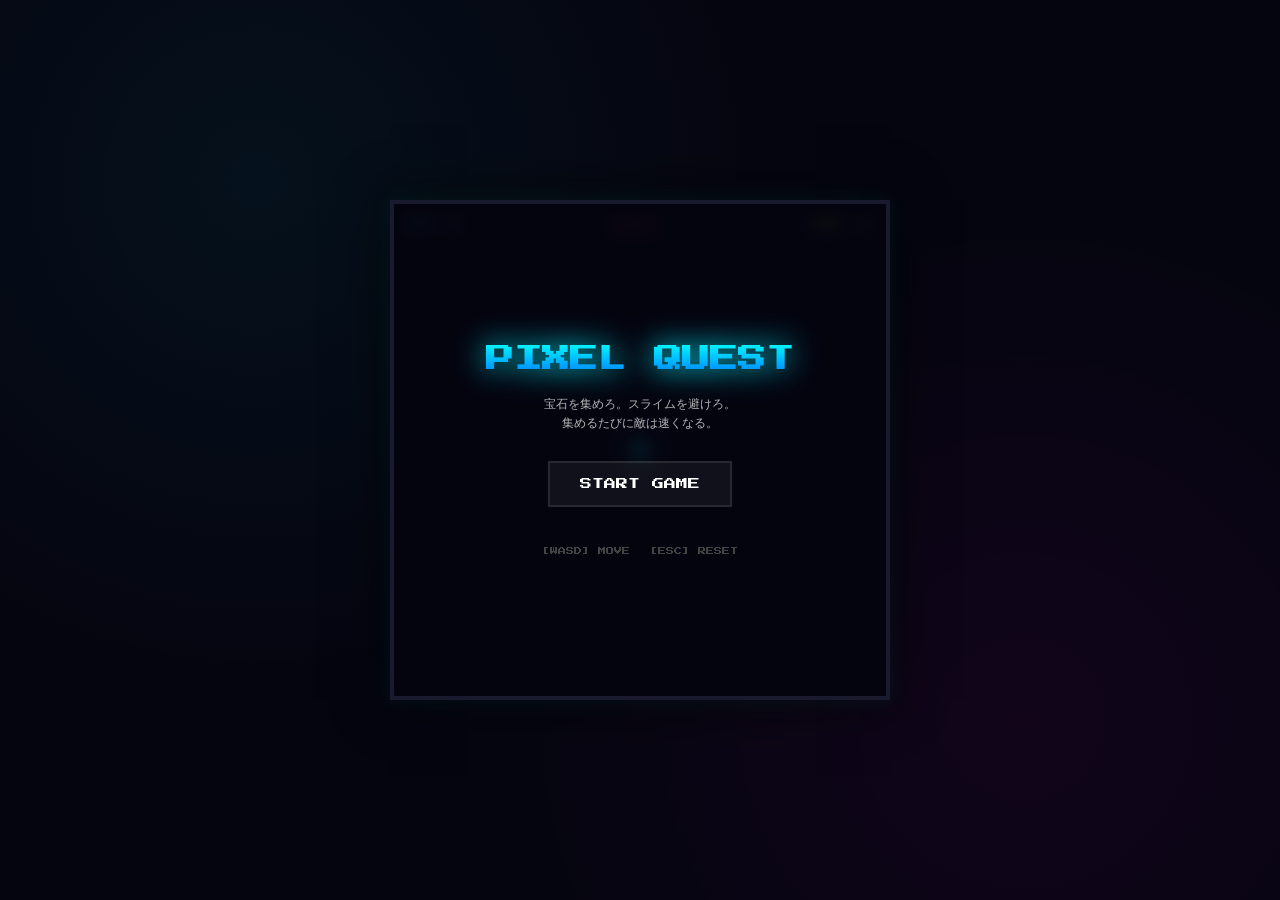
<file: super_pixel_quest.html>
<!DOCTYPE html>
<html lang="ja">
<head>
    <meta charset="UTF-8">
    <meta name="viewport" content="width=device-width, initial-scale=1.0">
    <title>SUPER PIXEL QUEST</title>
    <!-- GBA/Retro Pixel Font -->
    <link href="https://fonts.googleapis.com/css2?family=Press+Start+2P&display=swap" rel="stylesheet">
    <style>
        :root {
            --bg-color: #050510;
            --primary: #00f3ff;
            --secondary: #ff00de;
            --accent: #ffff00;
            --danger: #ff3e3e;
            --glass: rgba(255, 255, 255, 0.05);
            --glass-border: rgba(255, 255, 255, 0.1);
        }

        * {
            margin: 0;
            padding: 0;
            box-sizing: border-box;
            user-select: none;
        }

        body {
            background-color: var(--bg-color);
            background-image: 
                radial-gradient(circle at 20% 20%, rgba(0, 243, 255, 0.05) 0%, transparent 40%),
                radial-gradient(circle at 80% 80%, rgba(255, 0, 222, 0.05) 0%, transparent 40%);
            color: #fff;
            font-family: 'Press Start 2P', cursive;
            height: 100vh;
            display: flex;
            justify-content: center;
            align-items: center;
            overflow: hidden;
        }

        #game-wrapper {
            position: relative;
            width: 500px;
            aspect-ratio: 1;
            background: #000;
            border: 4px solid #1a1a2e;
            box-shadow: 0 0 50px rgba(0, 0, 0, 0.8), 0 0 20px rgba(0, 243, 255, 0.1);
            overflow: hidden;
        }

        /* HUD */
        #hud {
            position: absolute;
            top: 0;
            left: 0;
            width: 100%;
            padding: 15px;
            display: flex;
            justify-content: space-between;
            z-index: 5;
            pointer-events: none;
            background: linear-gradient(to bottom, rgba(0,0,0,0.8), transparent);
        }

        .stat {
            font-size: 10px;
            text-shadow: 0 0 5px #000;
        }
        .xp { color: var(--primary); }
        .lvl { color: var(--accent); }
        .life { color: var(--secondary); letter-spacing: 2px; }

        /* Canvas Style */
        canvas {
            display: block;
            width: 100%;
            height: 100%;
            image-rendering: pixelated;
        }

        /* Overlays */
        .overlay {
            position: absolute;
            inset: 0;
            background: rgba(5, 5, 16, 0.9);
            backdrop-filter: blur(8px);
            display: flex;
            flex-direction: column;
            justify-content: center;
            align-items: center;
            z-index: 10;
            transition: opacity 0.3s ease;
        }

        .hidden {
            opacity: 0;
            pointer-events: none;
        }

        h1 {
            font-size: 28px;
            margin-bottom: 20px;
            background: linear-gradient(var(--primary), #0088ff);
            -webkit-background-clip: text;
            -webkit-text-fill-color: transparent;
            filter: drop-shadow(0 0 15px var(--primary));
            animation: pulse 2s infinite alternate;
        }

        @keyframes pulse {
            from { transform: scale(1); filter: drop-shadow(0 0 5px var(--primary)); }
            to { transform: scale(1.05); filter: drop-shadow(0 0 20px var(--primary)); }
        }

        .overlay p {
            font-size: 12px;
            margin-bottom: 30px;
            color: rgba(255,255,255,0.7);
            line-height: 1.6;
            text-align: center;
        }

        .pixel-btn {
            background: var(--glass);
            border: 2px solid var(--glass-border);
            color: #fff;
            padding: 15px 30px;
            font-family: inherit;
            font-size: 12px;
            cursor: pointer;
            transition: all 0.2s;
            position: relative;
            overflow: hidden;
        }

        .pixel-btn:hover {
            border-color: var(--primary);
            box-shadow: 0 0 15px var(--primary);
            color: var(--primary);
            transform: translateY(-2px);
        }

        .pixel-btn:active {
            transform: translateY(1px);
        }

        .controls-info {
            margin-top: 40px;
            font-size: 8px;
            color: #444;
            display: flex;
            gap: 20px;
        }

        .danger-text {
            color: var(--danger) !important;
            filter: drop-shadow(0 0 10px var(--danger)) !important;
        }

        /* CRT Effect Overlay */
        #crt-overlay {
            position: absolute;
            inset: 0;
            background: linear-gradient(rgba(18, 16, 16, 0) 50%, rgba(0, 0, 0, 0.1) 50%), linear-gradient(90deg, rgba(255, 0, 0, 0.03), rgba(0, 255, 0, 0.01), rgba(0, 0, 255, 0.03));
            background-size: 100% 3px, 3px 100%;
            pointer-events: none;
            z-index: 8;
        }

    </style>
</head>
<body>

    <div id="game-wrapper">
        <div id="hud">
            <div class="stat xp">XP: <span id="scoreVal">0</span></div>
            <div class="stat life" id="lifeVal">❤️❤️❤️</div>
            <div class="stat lvl">LVL: <span id="lvlVal">1</span></div>
        </div>

        <canvas id="gameCanvas"></canvas>
        <div id="crt-overlay"></div>

        <!-- Start Screen -->
        <div id="startScreen" class="overlay">
            <h1>PIXEL QUEST</h1>
            <p>宝石を集めろ。スライムを避けろ。<br>集めるたびに敵は速くなる。</p>
            <button class="pixel-btn" onclick="startGame()">START GAME</button>
            <div class="controls-info">
                <span>[WASD] MOVE</span>
                <span>[ESC] RESET</span>
            </div>
        </div>

        <!-- Game Over Screen -->
        <div id="gameOverScreen" class="overlay hidden">
            <h1 class="danger-text">GAME OVER</h1>
            <p>最終スコア: <span id="finalScore">0</span></p>
            <button class="pixel-btn" onclick="startGame()">TRY AGAIN</button>
        </div>
    </div>

    <script>
        const canvas = document.getElementById('gameCanvas');
        const ctx = canvas.getContext('2d');
        const scoreEl = document.getElementById('scoreVal');
        const lifeEl = document.getElementById('lifeVal');
        const lvlEl = document.getElementById('lvlVal');
        const finalScoreEl = document.getElementById('finalScore');
        
        const startScreen = document.getElementById('startScreen');
        const gameOverScreen = document.getElementById('gameOverScreen');

        // Scale
        const SIZE = 500;
        const GRID_SIZE = 25;
        const CELL = SIZE / GRID_SIZE;
        canvas.width = SIZE;
        canvas.height = SIZE;

        // Constants
        const COLORS = {
            bg: '#050510',
            player: '#00f3ff',
            gem: '#ffff00',
            enemy: '#ff00de',
            grid: '#111122'
        };

        // Game State
        let game = {
            score: 0,
            lives: 3,
            level: 1,
            active: false,
            frame: 0
        };

        let player = {
            x: 12, y: 12,
            targetX: 12, targetY: 12,
            speed: 0.2,
            lastInput: 0
        };

        let gems = [];
        let enemies = [];
        let particles = [];
        let keys = {};

        // Input
        window.addEventListener('keydown', e => {
            keys[e.code] = true;
            if(e.code === 'Escape') resetGame();
        });
        window.addEventListener('keyup', e => keys[e.code] = false);

        function resetGame() {
            game.active = false;
            startScreen.classList.remove('hidden');
            gameOverScreen.classList.add('hidden');
        }

        function startGame() {
            game = { score: 0, lives: 3, level: 1, active: true, frame: 0 };
            player.x = player.targetX = 12;
            player.y = player.targetY = 12;
            spawnLevel();
            updateUI();
            startScreen.classList.add('hidden');
            gameOverScreen.classList.add('hidden');
            requestAnimationFrame(loop);
        }

        function spawnLevel() {
            gems = [];
            enemies = [];
            particles = [];
            
            // Spawn gems
            for(let i=0; i < 5 + game.level; i++) {
                gems.push({
                    x: Math.floor(Math.random() * (GRID_SIZE-4)) + 2,
                    y: Math.floor(Math.random() * (GRID_SIZE-4)) + 2
                });
            }

            // Spawn enemies
            for(let i=0; i < Math.min(game.level, 10); i++) {
                enemies.push({
                    x: Math.floor(Math.random() * (GRID_SIZE-4)) + 2,
                    y: Math.floor(Math.random() * (GRID_SIZE-4)) + 2,
                    vx: (Math.random() - 0.5) * 0.1,
                    vy: (Math.random() - 0.5) * 0.1,
                    speed: 0.02 + (game.level * 0.005)
                });
            }
        }

        function updateUI() {
            scoreEl.innerText = game.score;
            lvlEl.innerText = game.level;
            lifeEl.innerText = '❤️'.repeat(Math.max(0, game.lives));
        }

        function loop() {
            if(!game.active) return;
            game.frame++;

            update();
            draw();

            requestAnimationFrame(loop);
        }

        function update() {
            // Player Interpolation
            player.x += (player.targetX - player.x) * player.speed;
            player.y += (player.targetY - player.y) * player.speed;

            // Player Input (Grid base)
            const now = Date.now();
            if (now - player.lastInput > 150) {
                if (Math.abs(player.targetX - player.x) < 0.1 && Math.abs(player.targetY - player.y) < 0.1) {
                    let nextX = player.targetX;
                    let nextY = player.targetY;

                    if (keys['KeyW'] || keys['ArrowUp']) nextY--;
                    else if (keys['KeyS'] || keys['ArrowDown']) nextY++;
                    else if (keys['KeyA'] || keys['ArrowLeft']) nextX--;
                    else if (keys['KeyD'] || keys['ArrowRight']) nextX++;

                    if (nextX >= 0 && nextX < GRID_SIZE && nextY >= 0 && nextY < GRID_SIZE) {
                        player.targetX = nextX;
                        player.targetY = nextY;
                        player.lastInput = now;
                    }
                }
            }

            // Gems collision
            gems = gems.filter(g => {
                const dist = Math.hypot(player.x - g.x, player.y - g.y);
                if (dist < 0.8) {
                    game.score += 10;
                    createExplosion(g.x, g.y, COLORS.gem);
                    updateUI();
                    return false;
                }
                return true;
            });

            if(gems.length === 0) {
                game.level++;
                spawnLevel();
                updateUI();
            }

            // Enemies move and collision
            enemies.forEach(e => {
                e.x += e.vx * (1 + game.level * 0.1);
                e.y += e.vy * (1 + game.level * 0.1);

                if (e.x < 0 || e.x > GRID_SIZE - 1) e.vx *= -1;
                if (e.y < 0 || e.y > GRID_SIZE - 1) e.vy *= -1;

                const dist = Math.hypot(player.x - e.x, player.y - e.y);
                if(dist < 0.7) {
                    hitPlayer();
                }
            });

            // Particles
            particles = particles.filter(p => {
                p.x += p.vx;
                p.y += p.vy;
                p.life -= 0.02;
                return p.life > 0;
            });
        }

        function hitPlayer() {
            game.lives--;
            createExplosion(player.x, player.y, '#ff3e3e', 20);
            updateUI();
            
            if(game.lives <= 0) {
                endGame();
            } else {
                player.x = player.targetX = 12;
                player.y = player.targetY = 12;
            }
        }

        function endGame() {
            game.active = false;
            finalScoreEl.innerText = game.score;
            gameOverScreen.classList.remove('hidden');
        }

        function createExplosion(x, y, color, count = 12) {
            for(let i=0; i<count; i++) {
                particles.push({
                    x: x + 0.5,
                    y: y + 0.5,
                    vx: (Math.random() - 0.5) * 0.2,
                    vy: (Math.random() - 0.5) * 0.2,
                    life: 1.0,
                    color: color
                });
            }
        }

        function draw() {
            ctx.fillStyle = COLORS.bg;
            ctx.fillRect(0, 0, SIZE, SIZE);

            // Draw Grid
            ctx.strokeStyle = COLORS.grid;
            ctx.lineWidth = 1;
            for(let i=0; i<=GRID_SIZE; i++) {
                ctx.beginPath();
                ctx.moveTo(i * CELL, 0); ctx.lineTo(i * CELL, SIZE);
                ctx.stroke();
                ctx.beginPath();
                ctx.moveTo(0, i * CELL); ctx.lineTo(SIZE, i * CELL);
                ctx.stroke();
            }

            // Gems
            gems.forEach(g => {
                const pulse = Math.sin(game.frame * 0.1) * 2;
                ctx.fillStyle = COLORS.gem;
                ctx.shadowBlur = 15;
                ctx.shadowColor = COLORS.gem;
                ctx.beginPath();
                ctx.arc(g.x * CELL + CELL/2, g.y * CELL + CELL/2, CELL/4 + pulse, 0, Math.PI*2);
                ctx.fill();
                ctx.shadowBlur = 0;
            });

            // Enemies (Slimes)
            enemies.forEach(e => {
                const bounce = Math.abs(Math.sin(game.frame * 0.1)) * 4;
                ctx.fillStyle = COLORS.enemy;
                ctx.shadowBlur = 10;
                ctx.shadowColor = COLORS.enemy;
                
                ctx.beginPath();
                ctx.ellipse(e.x * CELL + CELL/2, e.y * CELL + CELL/2 + bounce, CELL/2.5, CELL/3, 0, 0, Math.PI*2);
                ctx.fill();
                
                // Eyes
                ctx.fillStyle = "#fff";
                ctx.fillRect(e.x * CELL + CELL/3, e.y * CELL + CELL/3 + bounce, 3, 3);
                ctx.fillRect(e.x * CELL + CELL/1.5, e.y * CELL + CELL/3 + bounce, 3, 3);
                ctx.shadowBlur = 0;
            });

            // Player
            ctx.fillStyle = COLORS.player;
            ctx.shadowBlur = 20;
            ctx.shadowColor = COLORS.player;
            ctx.fillRect(player.x * CELL + 2, player.y * CELL + 2, CELL - 4, CELL - 4);
            ctx.shadowBlur = 0;

            // Particles
            particles.forEach(p => {
                ctx.fillStyle = p.color;
                ctx.globalAlpha = p.life;
                ctx.fillRect(p.x * CELL, p.y * CELL, 4, 4);
            });
            ctx.globalAlpha = 1.0;
        }

        // Background animation for start screen
        function bgAnimate() {
            if(!game.active) {
                game.frame++;
                // slow constant move for bg feel
                draw();
                requestAnimationFrame(bgAnimate);
            }
        }
        bgAnimate();

    </script>
</body>
</html>
</file>
<file: style.css>
:root {
    --bg-color: #0d0d12;
    --text-color: #ffffff;
    --text-muted: #a0a0b0;
    --primary-color: #7b2cbf;
    --secondary-color: #3a86ff;
    --accent-color: #ff006e;
    --glass-bg: rgba(255, 255, 255, 0.05);
    --glass-border: rgba(255, 255, 255, 0.1);
    --card-bg: #16161e;
    --font-main: 'Outfit', sans-serif;
    --spacing-container: 1200px;
}

* {
    margin: 0;
    padding: 0;
    box-sizing: border-box;
}

body {
    font-family: var(--font-main);
    background-color: var(--bg-color);
    color: var(--text-color);
    line-height: 1.6;
    overflow-x: hidden;
}

/* Background Effects */
.background-grain {
    position: fixed;
    top: 0;
    left: 0;
    width: 100%;
    height: 100%;
    background-image: url("data:image/svg+xml,%3Csvg viewBox='0 0 200 200' xmlns='http://www.w3.org/2000/svg'%3E%3Cfilter id='noiseFilter'%3E%3CfeTurbulence type='fractalNoise' baseFrequency='0.65' numOctaves='3' stitchTiles='stitch'/%3E%3C/filter%3E%3Crect width='100%25' height='100%25' filter='url(%23noiseFilter)' opacity='0.05'/%3E%3C/svg%3E");
    pointer-events: none;
    z-index: -1;
}

.background-glow {
    position: fixed;
    top: 50%;
    left: 50%;
    transform: translate(-50%, -50%);
    width: 60vw;
    height: 60vw;
    background: radial-gradient(circle, rgba(123, 44, 191, 0.15) 0%, rgba(58, 134, 255, 0.05) 50%, transparent 70%);
    border-radius: 50%;
    filter: blur(80px);
    z-index: -2;
    animation: pulse 10s infinite alternate;
}

@keyframes pulse {
    0% {
        transform: translate(-50%, -50%) scale(1);
        opacity: 0.8;
    }

    100% {
        transform: translate(-50%, -50%) scale(1.1);
        opacity: 0.6;
    }
}

/* Typography */
h1,
h2,
h3 {
    font-weight: 700;
    line-height: 1.2;
}

.text-gradient {
    background: linear-gradient(135deg, var(--secondary-color), var(--accent-color));
    background-clip: text;
    -webkit-background-clip: text;
    display: inline-block;
}

/* Layout */
.container {
    max-width: var(--spacing-container);
    margin: 0 auto;
    padding: 0 2rem;
}

section {
    padding: 5rem 0;
}

/* Header */
header {
    position: fixed;
    top: 0;
    left: 0;
    width: 100%;
    padding: 1.5rem 0;
    z-index: 1000;
    transition: padding 0.3s ease;
}

header.scrolled {
    padding: 1rem 0;
}

.glass-nav {
    display: flex;
    justify-content: space-between;
    align-items: center;
    background: var(--glass-bg);
    backdrop-filter: blur(12px);
    -webkit-backdrop-filter: blur(12px);
    border: 1px solid var(--glass-border);
    padding: 1rem 2rem;
    border-radius: 100px;
    box-shadow: 0 4px 30px rgba(0, 0, 0, 0.1);
}

.logo {
    font-size: 1.5rem;
    font-weight: 700;
    color: var(--text-color);
    text-decoration: none;
    letter-spacing: -0.5px;
}

.nav-logo {
    font-size: 1rem !important;
    font-weight: 500 !important;
}

.glass-nav ul {
    display: flex;
    list-style: none;
    gap: 2rem;
}

.glass-nav a {
    color: var(--text-muted);
    text-decoration: none;
    font-weight: 500;
    transition: color 0.3s ease;
}

.glass-nav a:hover {
    color: var(--text-color);
}

/* Hero Section */
.hero-section {
    height: 100vh;
    display: flex;
    align-items: center;
    justify-content: center;
    text-align: center;
    padding-top: 80px;
}

.subtitle {
    display: block;
    color: var(--secondary-color);
    font-weight: 600;
    letter-spacing: 2px;
    text-transform: uppercase;
    font-size: 0.9rem;
    margin-bottom: 1rem;
}

.hero-content h1 {
    font-size: 4rem;
    margin-bottom: 1rem;
}

.bio {
    color: var(--text-muted);
    font-size: 1.2rem;
    margin-bottom: 1.5rem;
    max-width: 600px;
    margin-left: auto;
    margin-right: auto;
}

.points-display {
    background: var(--glass-bg);
    border: 1px solid var(--glass-border);
    padding: 0.5rem 1.5rem;
    border-radius: 100px;
    display: inline-flex;
    align-items: center;
    gap: 0.8rem;
    margin-bottom: 2.5rem;
    backdrop-filter: blur(8px);
}

.points-label {
    font-size: 0.9rem;
    color: var(--text-muted);
    font-weight: 500;
}

.points-value {
    font-size: 1.2rem;
    font-weight: 700;
    color: var(--secondary-color);
}

/* Buttons */
.btn {
    display: inline-block;
    padding: 0.8rem 2rem;
    border-radius: 50px;
    text-decoration: none;
    font-weight: 600;
    transition: all 0.3s ease;
    cursor: pointer;
}

.btn-primary {
    background: linear-gradient(135deg, var(--primary-color), var(--secondary-color));
    color: white;
    box-shadow: 0 4px 15px rgba(58, 134, 255, 0.4);
}

.btn-primary:hover {
    transform: translateY(-2px);
    box-shadow: 0 8px 25px rgba(58, 134, 255, 0.5);
}

.btn-outline {
    background: transparent;
    border: 1px solid var(--glass-border);
    color: var(--text-color);
    background: var(--glass-bg);
}

.btn-outline:hover {
    background: var(--glass-border);
}

.btn-sm {
    padding: 0.5rem 1.5rem;
    font-size: 0.9rem;
    background: rgba(0, 0, 0, 0.7);
    color: white;
    backdrop-filter: blur(4px);
    border: 1px solid rgba(255, 255, 255, 0.2);
}

.btn-sm:hover {
    background: rgba(255, 255, 255, 0.2);
}

/* Works Section */
.section-title {
    font-size: 2.5rem;
    margin-bottom: 3rem;
    text-align: center;
}

.works-grid {
    display: grid;
    grid-template-columns: repeat(auto-fit, minmax(300px, 1fr));
    gap: 2rem;
}

.work-card {
    background: var(--card-bg);
    border: 1px solid var(--glass-border);
    border-radius: 16px;
    overflow: hidden;
    position: relative;
}

.work-card:hover {
    transform: translateY(-5px);
    box-shadow: 0 20px 40px rgba(0, 0, 0, 0.3);
    border-color: rgba(255, 255, 255, 0.2);
}

.card-image {
    position: relative;
    overflow: hidden;
    aspect-ratio: 4/3;
}

.card-image img {
    width: 100%;
    height: 100%;
    object-fit: cover;
    transition: transform 0.5s ease;
}

.work-card:hover .card-image img {
    transform: scale(1.05);
}

.card-overlay {
    position: absolute;
    top: 0;
    left: 0;
    width: 100%;
    height: 100%;
    background: rgba(0, 0, 0, 0.4);
    display: flex;
    align-items: center;
    justify-content: center;
    opacity: 0;
    transition: opacity 0.3s ease;
}

.work-card:hover .card-overlay {
    opacity: 1;
}

.card-content {
    padding: 1.5rem;
}

.card-content h3 {
    font-size: 1.4rem;
    margin-bottom: 0.5rem;
    color: var(--text-color);
}

.card-content p {
    color: var(--text-muted);
    font-size: 0.95rem;
}

/* Contact Section */
.contact-text {
    font-size: 1.2rem;
    color: var(--text-muted);
    margin-bottom: 2rem;
}

/* Footer */
footer {
    padding: 2rem 0;
    text-align: center;
    color: var(--text-muted);
    border-top: 1px solid var(--glass-border);
    margin-top: 4rem;
}

/* Animations */
.fade-in {
    opacity: 0;
    transform: translateY(20px);
    animation: fadeInUp 1s forwards ease-out;
}

.fade-up {
    opacity: 0;
    transform: translateY(30px);
    transition: opacity 0.6s ease-out, transform 0.6s ease-out;
}

.fade-up.visible {
    opacity: 1;
    transform: translateY(0);
}

.delay-1 {
    transition-delay: 0.1s;
}

.delay-2 {
    transition-delay: 0.2s;
}

@keyframes fadeInUp {
    to {
        opacity: 1;
        transform: translateY(0);
    }
}

/* Responsive */
@media (max-width: 768px) {
    .hero-content h1 {
        font-size: 2.5rem;
    }

    .glass-nav {
        flex-direction: column;
        gap: 1rem;
        border-radius: 20px;
    }

    .glass-nav ul {
        gap: 1rem;
    }
}

/* M-Click Feedback Animation */
.m-click-feedback {
    animation: m-shake 0.3s cubic-bezier(.36, .07, .19, .97) both;
}

@keyframes m-shake {

    0%,
    100% {
        transform: scale(1);
    }

    50% {
        transform: scale(1.3) rotate(10deg);
        color: var(--accent-color);
    }
}

/* Reset Button Fixed */
.reset-btn-fixed {
    position: fixed;
    top: 20px;
    right: 20px;
    z-index: 2000;
    padding: 8px 15px;
    background: rgba(255, 0, 85, 0.1);
    border: 1px solid rgba(255, 0, 85, 0.3);
    color: #ff0055;
    border-radius: 20px;
    font-size: 0.7rem;
    font-weight: 600;
    letter-spacing: 1px;
    cursor: pointer;
    backdrop-filter: blur(5px);
    transition: all 0.3s ease;
    text-transform: uppercase;
}

.reset-btn-fixed:hover {
    background: rgba(255, 0, 85, 0.8);
    color: white;
    box-shadow: 0 0 15px rgba(255, 0, 85, 0.5);
    transform: translateY(-2px);
}

@media (max-width: 768px) {
    .reset-btn-fixed {
        top: 85px;
        /* Offset for mobile nav */
        font-size: 0.6rem;
    }
}

/* Profile Modal Styles */
.modal-overlay {
    position: fixed;
    top: 0;
    left: 0;
    width: 100%;
    height: 100%;
    background: rgba(0, 0, 0, 0.8);
    backdrop-filter: blur(8px);
    display: flex;
    justify-content: center;
    align-items: center;
    z-index: 3000;
}

.modal-overlay.hidden {
    display: none;
}

.modal-content {
    width: 90%;
    max-width: 500px;
    padding: 2.5rem;
}

.glass-card {
    background: var(--card-bg);
    border: 1px solid var(--glass-border);
    border-radius: 24px;
    box-shadow: 0 20px 50px rgba(0, 0, 0, 0.5);
}

.modal-title {
    margin-bottom: 2rem;
    font-size: 1.8rem;
    background: linear-gradient(135deg, white, var(--text-muted));
    -webkit-background-clip: text;
    background-clip: text;
    -webkit-text-fill-color: transparent;
}

.input-group {
    margin-bottom: 1.5rem;
    text-align: left;
}

.input-group label {
    display: block;
    margin-bottom: 0.5rem;
    font-size: 0.8rem;
    color: var(--text-muted);
    font-weight: 500;
}

.input-group input,
.input-group textarea {
    width: 100%;
    background: rgba(255, 255, 255, 0.03);
    border: 1px solid var(--glass-border);
    padding: 0.8rem 1rem;
    border-radius: 12px;
    color: white;
    font-family: var(--font-main);
    font-size: 1rem;
    transition: all 0.3s ease;
}

.input-group input:focus,
.input-group textarea:focus {
    outline: none;
    border-color: var(--secondary-color);
    background: rgba(255, 255, 255, 0.06);
    box-shadow: 0 0 15px rgba(58, 134, 255, 0.2);
}

.modal-actions {
    display: flex;
    justify-content: flex-end;
    gap: 1rem;
    margin-top: 2rem;
}

/* Icon Grid Styles */
#nav-profile-icon {
    margin-left: 5px;
    font-size: 1.1rem;
    vertical-align: middle;
    transition: transform 0.3s ease;
    display: inline-block;
}

#mea-mu-link:hover #nav-profile-icon {
    transform: scale(1.2);
}

.icon-grid {
    display: grid;
    grid-template-columns: repeat(4, 1fr);
    gap: 10px;
    margin-top: 0.5rem;
}

.icon-option {
    font-size: 1.5rem;
    padding: 10px;
    background: rgba(255, 255, 255, 0.05);
    border: 1px solid var(--glass-border);
    border-radius: 12px;
    cursor: pointer;
    text-align: center;
    transition: all 0.2s ease;
}

.icon-option:hover {
    background: rgba(255, 255, 255, 0.1);
    transform: translateY(-2px);
}

.icon-option.selected {
    border-color: var(--secondary-color);
    background: rgba(58, 134, 255, 0.1);
    box-shadow: 0 0 10px rgba(58, 134, 255, 0.3);
}
</file>
<file: pixelsurvivor.css>
:root {
    --bg-color: #0c0c0c;
    --primary-color: #00ff41;
    --secondary-color: #ff00de;
    --xp-color: #0088ff;
    --text-color: #ffffff;
    --pixel-font: 'Press Start 2P', cursive;
}

* {
    margin: 0;
    padding: 0;
    box-sizing: border-box;
}

body {
    background-color: #000;
    color: var(--text-color);
    font-family: var(--pixel-font);
    overflow: hidden;
    height: 100vh;
    display: flex;
    justify-content: center;
    align-items: center;
}

.game-wrapper {
    width: 100%;
    max-width: 600px;
    height: 100%;
    max-height: 600px;
    display: flex;
    flex-direction: column;
    border: 4px solid #222;
    background: #000;
    position: relative;
    box-shadow: 0 0 40px rgba(0, 0, 0, 0.8);
}

.game-header {
    padding: 12px;
    display: flex;
    justify-content: space-between;
    align-items: center;
    background: #111;
    border-bottom: 2px solid #333;
    font-size: 8px;
}

.stats {
    display: flex;
    gap: 15px;
}

.stat-item {
    color: #888;
}

.stat-item span {
    color: #fff;
}

.back-link {
    color: var(--secondary-color);
    text-decoration: none;
    font-size: 8px;
}

#game-container {
    flex: 1;
    position: relative;
    background-color: var(--bg-color);
    overflow: hidden;
}

#xp-bar-container {
    position: absolute;
    top: 0;
    left: 0;
    width: 100%;
    height: 6px;
    background: #222;
    z-index: 5;
}

#xp-bar {
    width: 0%;
    height: 100%;
    background: var(--xp-color);
    box-shadow: 0 0 10px var(--xp-color);
    transition: width 0.3s;
}

#gameCanvas {
    display: block;
    width: 100%;
    height: 100%;
    image-rendering: pixelated;
}

.overlay {
    position: absolute;
    top: 0;
    left: 0;
    width: 100%;
    height: 100%;
    background: rgba(0, 0, 0, 0.95);
    display: flex;
    justify-content: center;
    align-items: center;
    text-align: center;
    z-index: 10;
}

.overlay.hidden {
    display: none;
}

.overlay-content h1 {
    font-size: 24px;
    margin-bottom: 20px;
    background: linear-gradient(to right, var(--primary-color), var(--xp-color));
    -webkit-background-clip: text;
    background-clip: text;
    -webkit-text-fill-color: transparent;
}

.overlay-content p {
    font-size: 10px;
    margin-bottom: 30px;
    color: #666;
    line-height: 1.6;
}

.text-red {
    background: linear-gradient(to bottom, #ff4141, #880000) !important;
    -webkit-background-clip: text !important;
    background-clip: text !important;
    -webkit-text-fill-color: transparent !important;
}

.pixel-btn {
    background: #222;
    border: 3px solid #444;
    color: white;
    padding: 15px 25px;
    font-family: var(--pixel-font);
    font-size: 12px;
    cursor: pointer;
    transition: all 0.2s;
}

.pixel-btn:hover {
    border-color: var(--primary-color);
    color: var(--primary-color);
    background: #000;
}

.controls-hint {
    margin-top: 30px;
    font-size: 8px;
    color: #444;
}

.text-blue {
    background: linear-gradient(to right, #0088ff, #00f3ff) !important;
    -webkit-background-clip: text !important;
    background-clip: text !important;
    -webkit-text-fill-color: transparent !important;
}

#levelup-screen {
    flex-direction: column;
}

.levelup-content {
    width: 90%;
    max-width: 500px;
}

#upgrade-choices {
    display: flex;
    flex-direction: column;
    gap: 15px;
    margin-top: 20px;
}

.upgrade-card {
    background: #111;
    border: 2px solid #333;
    padding: 15px;
    cursor: pointer;
    text-align: left;
    transition: all 0.2s;
    border-radius: 4px;
}

.upgrade-card:hover {
    border-color: var(--primary-color);
    background: #1a1a1a;
    transform: translateX(10px);
}

.upgrade-card h3 {
    font-size: 10px;
    color: var(--primary-color);
    margin-bottom: 5px;
}

.upgrade-card p {
    font-size: 8px;
    color: #888;
    margin-bottom: 0;
}
/* Pause Button */
#pause-btn {
    position: absolute;
    top: 50px;
    right: 10px;
    padding: 8px 15px;
    background: rgba(0, 0, 0, 0.6);
    color: #fff;
    border: 2px solid #fff;
    border-radius: 5px;
    cursor: pointer;
    font-size: 14px;
    z-index: 10;
}

#pause-btn:hover {
    background: rgba(255, 255, 255, 0.2);
}

/* Pause Screen */
#pause-screen {
    position: fixed;
    top: 0;
    left: 0;
    width: 100%;
    height: 100%;
    background: rgba(0, 0, 0, 0.85);
    display: flex;
    justify-content: center;
    align-items: center;
    z-index: 200;
    backdrop-filter: blur(5px);
}

#pause-screen.hidden {
    display: none;
}

.pause-content {
    background: linear-gradient(135deg, #1a1a2e 0%, #16213e 100%);
    padding: 40px;
    border-radius: 20px;
    border: 3px solid #00d2ff;
    box-shadow: 0 0 30px rgba(0, 210, 255, 0.5);
    text-align: center;
    color: #fff;
    max-width: 400px;
    width: 90%;
}

.pause-content h1 {
    font-size: 48px;
    margin-bottom: 20px;
    text-shadow: 0 0 10px #00d2ff;
}

#pause-stats {
    margin-bottom: 30px;
    text-align: left;
}

#pause-stats p {
    font-size: 20px;
    margin-bottom: 15px;
}

#pause-inventory {
    display: flex;
    flex-direction: column;
    gap: 10px;
    max-height: 200px;
    overflow-y: auto;
    padding-right: 10px;
}

.pause-item {
    display: flex;
    justify-content: space-between;
    background: rgba(255, 255, 255, 0.1);
    padding: 10px;
    border-radius: 8px;
}

.pause-item-stars {
    color: #ffd700;
}

#resume-btn {
    padding: 12px 30px;
    font-size: 20px;
    background: #00d2ff;
    border: none;
    border-radius: 10px;
    color: #000;
    font-weight: bold;
    cursor: pointer;
    transition: transform 0.2s, background 0.2s;
}

#resume-btn:hover {
    transform: scale(1.1);
    background: #40e0ff;
}
</file>
<file: firered.css>
body {
    margin: 0;
    padding: 0;
    background-color: #222;
    font-family: 'DotGothic16', sans-serif;
    color: #fff;
    display: flex;
    justify-content: center;
    align-items: center;
    min-height: 100vh;
}

#game-container {
    display: flex;
    flex-direction: column;
    align-items: center;
}

/* GBA Frame */
#handheld-frame {
    background: #e0e0e0;
    border-radius: 20px;
    padding: 40px;
    box-shadow: inset 0 0 20px rgba(0,0,0,0.5), 0 10px 30px rgba(0,0,0,0.8);
    position: relative;
    width: 600px;
}

/* Screen Area */
#screen-border {
    background: #111;
    border-radius: 10px;
    padding: 20px;
    border: 2px solid #333;
    margin-bottom: 20px;
    box-shadow: inset 0 0 10px #000;
}

#screen-wrapper {
    position: relative;
    width: 480px; /* 240 * 2 */
    height: 320px; /* 160 * 2 */
    margin: 0 auto;
    overflow: hidden;
    background: #000;
}

#screen-wrapper canvas {
    position: absolute;
    top: 0;
    left: 0;
    width: 100%;
    height: 100%;
    image-rendering: pixelated; /* Crisp pixels */
}

.home-link {
    color: #0ff;
    text-decoration: none;
    font-size: 20px;
}

.hidden {
    display: none !important;
}

/* UI Layer */
#ui-layer {
    position: absolute;
    top: 0;
    left: 0;
    width: 100%;
    height: 100%;
    pointer-events: none;
    z-index: 20;
}

#battle-ui {
    position: absolute;
    top: 0;
    left: 0;
    width: 100%;
    height: 100%;
    pointer-events: none;
    z-index: 10;
}

/* Base Menu Box */
.menu-box {
    position: absolute;
    background: #f8f8f8;
    border: 4px solid #333;
    border-radius: 6px;
    color: #333;
    font-size: 18px;
    padding: 5px;
    box-sizing: border-box;
}

/* Dialogue Box */
#dialogue-box {
    position: absolute;
    bottom: 0;
    left: 0;
    width: 100%;
    height: 80px; 
    background: #f8f8f8;
    border: 4px solid #333;
    border-radius: 6px;
    color: #333;
    font-size: 20px;
    padding: 10px;
    box-sizing: border-box;
    font-weight: bold;
    display: flex;
    align-items: flex-start;
    white-space: pre-wrap;
}

/* Command Menu */
#command-menu, #move-menu {
    bottom: 0;
    right: 0;
    width: 50%;
    height: 80px;
    display: flex;
    flex-wrap: wrap;
}

#field-menu {
    top: 0;
    right: 0;
    width: 120px;
    display: flex;
    flex-direction: column;
}

.menu-item, .move-item {
    width: 50%;
    padding: 5px;
    box-sizing: border-box;
    position: relative;
}

#field-menu .menu-item, #choice-menu .menu-item {
    width: 100%;
}

.menu-item.active::before, .move-item.active::before, .list-item.active::before {
    content: '▶';
    position: absolute;
    left: -8px;
}
.list-item.active::before {
    left: 5px;
}

#move-details {
    position: absolute;
    bottom: 80px;
    right: 0;
    width: 50%;
    background: #f8f8f8;
    border: 4px solid #333;
    border-radius: 6px;
    padding: 5px;
    box-sizing: border-box;
    color: #333;
    font-size: 16px;
}

/* Lists Screen (Bag / Pokemon) */
.list-screen {
    position: absolute;
    top: 0; left: 0;
    width: 100%; height: 100%;
    background: #e0f8e0;
    padding: 10px;
    box-sizing: border-box;
    color: #333;
    z-index: 50;
}
.list-screen h2 {
    margin: 0 0 10px 0;
    font-size: 22px;
    border-bottom: 2px solid #333;
}
.list-screen ul {
    list-style: none;
    padding: 0;
    margin: 0;
    height: 240px;
    overflow-y: auto;
}
.list-item {
    padding: 5px 5px 5px 25px;
    position: relative;
    font-size: 18px;
}
.list-instructions {
    position: absolute;
    bottom: 10px;
    right: 10px;
    font-size: 14px;
}


/* Transition Overlay */
#transition-overlay {
    position: absolute;
    top: 0; left: 0;
    width: 100%; height: 100%;
    background: black;
    z-index: 100;
    opacity: 0;
}

.flash-animation {
    animation: flashAnim 1.2s ease-in-out forwards;
}

.fade-in-out {
    animation: fadeAnim 0.6s ease-in-out forwards;
}

@keyframes flashAnim {
    0% { opacity: 0; background: white; }
    20% { opacity: 1; background: white; }
    40% { opacity: 0; background: white; }
    60% { opacity: 1; background: black; }
    80% { opacity: 1; background: black; }
    100% { opacity: 0; background: black; }
}

@keyframes fadeAnim {
    0% { opacity: 0; background: black; }
    50% { opacity: 1; background: black; }
    100% { opacity: 0; background: black; }
}

/* HP Bars */
.status-bar {
    position: absolute;
    background: #f8f8f8;
    border: 3px solid #333;
    border-radius: 6px;
    padding: 5px 10px;
    color: #333;
    font-size: 18px;
    z-index: 15;
    width: 220px;
}

#enemy-hp-bar {
    top: 20px;
    left: 10px;
}

#player-hp-bar {
    bottom: 90px;
    right: 10px;
}

.name { font-weight: bold; float: left;}
.gender { float: left; margin-left: 5px; color: #555;}
.level { float: right; }
.hp-track {
    clear: both;
    width: 100%;
    height: 10px;
    background: #444;
    border-radius: 5px;
    margin-top: 5px;
    border: 2px solid #222;
}

.hp-fill {
    height: 100%;
    width: 100%;
    background: #0f0;
    border-radius: 3px;
    transition: width 0.3s;
}

.hp-text {
    text-align: right;
    font-size: 14px;
    margin-top: 2px;
}

/* Controls (GBA style layout) */
#controls {
    display: flex;
    justify-content: space-between;
    align-items: center;
    padding: 0 20px;
    margin-top: 10px;
}

#dpad {
    position: relative;
    width: 100px;
    height: 100px;
}

#dpad div {
    position: absolute;
    background: #333;
    width: 30px;
    height: 30px;
    cursor: pointer;
}

#dpad .up { top: 0; left: 35px; border-radius: 5px 5px 0 0; }
#dpad .down { bottom: 0; left: 35px; border-radius: 0 0 5px 5px; }
#dpad .left { top: 35px; left: 0; border-radius: 5px 0 0 5px; }
#dpad .right { top: 35px; right: 0; border-radius: 0 5px 5px 0; }
#dpad::after {
    content: '';
    position: absolute;
    top: 35px; left: 35px;
    width: 30px; height: 30px;
    background: #333;
}

#action-buttons {
    display: flex;
    gap: 15px;
    transform: rotate(-15deg);
}

#action-buttons div {
    width: 50px;
    height: 50px;
    background: #c00;
    border-radius: 50%;
    box-shadow: 2px 2px 5px rgba(0,0,0,0.5);
    display: flex;
    justify-content: center;
    align-items: center;
    font-weight: bold;
    cursor: pointer;
    user-select: none;
}

#action-buttons .btn-b { margin-top: 20px; }

#start-select {
    display: flex;
    gap: 20px;
    position: absolute;
    bottom: 20px;
    left: 50%;
    transform: translateX(-50%);
}

#start-select div {
    width: 50px;
    height: 12px;
    background: #333;
    border-radius: 6px;
    transform: rotate(-15deg);
    cursor: pointer;
    font-size: 10px;
    text-align: center;
    line-height: 25px; /* push text down */
    color: #666;
}
</file>
<file: mario.css>
:root {
    --bg-color: #5c94fc;
    /* Mario Sky Blue */
    --text-color: #ffffff;
    --primary-color: #e60012;
    /* Mario Red */
    --secondary-color: #fbd000;
    /* Coin Yellow */
    --font-main: 'Outfit', sans-serif;
}

* {
    margin: 0;
    padding: 0;
    box-sizing: border-box;
}

body {
    font-family: var(--font-main);
    background-color: #0d0d12;
    /* Outer dark bg */
    color: var(--text-color);
    display: flex;
    justify-content: center;
    align-items: center;
    min-height: 100vh;
    overflow: hidden;
}

.sky-background {
    position: fixed;
    top: 0;
    left: 0;
    width: 100%;
    height: 100%;
    background: linear-gradient(#5c94fc, #85b4ff);
    z-index: -1;
}

.game-container {
    text-align: center;
    position: relative;
    z-index: 10;
}

header {
    margin-bottom: 1rem;
    position: relative;
    text-shadow: 2px 2px 0 rgba(0, 0, 0, 0.2);
}

.back-link {
    position: absolute;
    left: 0;
    top: 50%;
    transform: translateY(-50%);
    color: white;
    text-decoration: none;
    font-weight: 600;
    background: rgba(0, 0, 0, 0.3);
    padding: 0.5rem 1rem;
    border-radius: 20px;
    transition: background 0.3s;
}

.back-link:hover {
    background: rgba(0, 0, 0, 0.5);
}

h1 {
    font-size: 2.5rem;
    color: white;
    font-family: 'Arial Black', sans-serif;
    /* Blocky font */
    letter-spacing: -1px;
}

.score-board {
    font-size: 1.5rem;
    margin-bottom: 1rem;
    font-weight: 700;
    text-shadow: 1px 1px 0 #000;
}

canvas {
    background: transparent;
    /* Sky is behind */
    /* border: 4px solid #fff; */
    box-shadow: 0 10px 30px rgba(0, 0, 0, 0.3);
    border-radius: 4px;
    max-width: 100%;
    display: block;
    margin: 0 auto;
}

.instruction {
    margin-top: 1rem;
    color: white;
    font-size: 0.9rem;
    text-shadow: 1px 1px 0 rgba(0, 0, 0, 0.5);
}

.btn {
    margin-top: 1rem;
    padding: 0.8rem 2rem;
    border: none;
    border-radius: 50px;
    background: var(--primary-color);
    color: white;
    font-weight: 700;
    cursor: pointer;
    font-size: 1rem;
    box-shadow: 0 4px 0 #99000c;
    transition: transform 0.1s;
}

.btn:active {
    transform: translateY(4px);
    box-shadow: none;
}

.hidden {
    display: none;
}
</file>
<file: pixeldash.css>
:root {
    --bg-color: #050510;
    --primary-color: #00f3ff;
    --secondary-color: #ff00de;
    --accent-color: #ffff00;
    --text-color: #ffffff;
    --pixel-font: 'Press Start 2P', cursive;
}

* {
    margin: 0;
    padding: 0;
    box-sizing: border-box;
}

body {
    background-color: #000;
    color: var(--text-color);
    font-family: var(--pixel-font);
    overflow: hidden;
    height: 100vh;
    display: flex;
    justify-content: center;
    align-items: center;
}

.game-wrapper {
    width: 100%;
    max-width: 800px;
    height: 100%;
    max-height: 450px;
    display: flex;
    flex-direction: column;
    border: 4px solid #333;
    background: #000;
    position: relative;
    box-shadow: 0 0 30px rgba(0, 243, 255, 0.2);
}

.game-header {
    padding: 15px;
    display: flex;
    justify-content: space-between;
    align-items: center;
    background: #0a0a0a;
    border-bottom: 2px solid #222;
    font-size: 10px;
}

.stats {
    display: flex;
    gap: 20px;
}

.stat-item {
    color: var(--primary-color);
}

.back-link {
    color: var(--secondary-color);
    text-decoration: none;
    transition: all 0.2s;
}

.back-link:hover {
    text-shadow: 0 0 10px var(--secondary-color);
    transform: scale(1.05);
}

#game-container {
    flex: 1;
    position: relative;
    background-color: #050510;
    overflow: hidden;
}

#gameCanvas {
    display: block;
    width: 100%;
    height: 100%;
    image-rendering: pixelated;
}

.overlay {
    position: absolute;
    top: 0;
    left: 0;
    width: 100%;
    height: 100%;
    background: rgba(0, 0, 0, 0.9);
    display: flex;
    justify-content: center;
    align-items: center;
    text-align: center;
    z-index: 10;
}

.overlay.hidden {
    display: none;
}

.overlay-content h1 {
    font-size: 40px;
    margin-bottom: 25px;
    background: linear-gradient(to bottom, var(--primary-color), var(--secondary-color));
    -webkit-background-clip: text;
    background-clip: text;
    -webkit-text-fill-color: transparent;
    filter: drop-shadow(0 0 15px rgba(0, 243, 255, 0.5));
}

.overlay-content p {
    font-size: 12px;
    margin-bottom: 35px;
    letter-spacing: 1px;
    opacity: 0.9;
}

.text-red {
    background: linear-gradient(to bottom, #ff0055, #880000) !important;
    -webkit-background-clip: text !important;
    background-clip: text !important;
    -webkit-text-fill-color: transparent !important;
}

.pixel-btn {
    background: transparent;
    border: 3px solid var(--primary-color);
    color: var(--primary-color);
    padding: 18px 36px;
    font-family: var(--pixel-font);
    font-size: 16px;
    cursor: pointer;
    transition: all 0.3s cubic-bezier(0.175, 0.885, 0.32, 1.275);
    outline: none;
    box-shadow: 0 0 10px rgba(0, 243, 255, 0.3);
}

.pixel-btn:hover {
    background: var(--primary-color);
    color: #000;
    box-shadow: 0 0 25px var(--primary-color);
    transform: scale(1.1);
}

.controls-hint {
    margin-top: 40px;
    font-size: 10px;
    color: #444;
}

/* Scanline Effect */
#game-container::after {
    content: " ";
    display: block;
    position: absolute;
    top: 0;
    left: 0;
    bottom: 0;
    right: 0;
    background: linear-gradient(rgba(18, 16, 16, 0) 50%, rgba(0, 0, 0, 0.1) 50%), linear-gradient(90deg, rgba(255, 0, 0, 0.03), rgba(0, 255, 0, 0.01), rgba(0, 0, 255, 0.03));
    z-index: 2;
    background-size: 100% 4px, 3px 100%;
    pointer-events: none;
}
</file>
<file: pixelquest.css>
:root {
    --bg-color: #0d0d1a;
    --primary-color: #00ff41;
    --secondary-color: #ff00de;
    --accent-color: #ffff00;
    --text-color: #ffffff;
    --pixel-font: 'Press Start 2P', cursive;
}

* {
    margin: 0;
    padding: 0;
    box-sizing: border-box;
}

body {
    background-color: var(--bg-color);
    color: var(--text-color);
    font-family: var(--pixel-font);
    overflow: hidden;
    height: 100vh;
    display: flex;
    justify-content: center;
    align-items: center;
}

.game-wrapper {
    width: 100%;
    max-width: 800px;
    height: 100%;
    max-height: 600px;
    display: flex;
    flex-direction: column;
    border: 4px solid #333;
    background: #111;
    position: relative;
    box-shadow: 0 0 20px rgba(0, 0, 0, 0.5);
}

.game-header {
    padding: 15px;
    display: flex;
    justify-content: space-between;
    align-items: center;
    background: #000;
    border-bottom: 4px solid #333;
    font-size: 10px;
}

.stats {
    display: flex;
    gap: 20px;
}

.stat-item {
    color: var(--primary-color);
}

.back-link {
    color: var(--secondary-color);
    text-decoration: none;
    transition: transform 0.2s;
}

.back-link:hover {
    transform: scale(1.1);
}

#game-container {
    flex: 1;
    position: relative;
    background-color: #1a1a2e;
    overflow: hidden;
}

#gameCanvas {
    display: block;
    image-rendering: pixelated;
    width: 100%;
    height: 100%;
}

.overlay {
    position: absolute;
    top: 0;
    left: 0;
    width: 100%;
    height: 100%;
    background: rgba(0, 0, 0, 0.85);
    display: flex;
    justify-content: center;
    align-items: center;
    text-align: center;
    z-index: 10;
}

.overlay.hidden {
    display: none;
}

.overlay-content h1 {
    font-size: 32px;
    margin-bottom: 20px;
    background: linear-gradient(to bottom, var(--primary-color), #008820);
    -webkit-background-clip: text;
    background-clip: text;
    -webkit-text-fill-color: transparent;
    filter: drop-shadow(0 0 10px var(--primary-color));
}

.overlay-content p {
    font-size: 12px;
    margin-bottom: 30px;
    opacity: 0.8;
}

.text-red {
    background: linear-gradient(to bottom, #ff4141, #880000) !important;
    -webkit-background-clip: text !important;
    background-clip: text !important;
    -webkit-text-fill-color: transparent !important;
}

.pixel-btn {
    background: #333;
    border: 4px solid #555;
    color: white;
    padding: 15px 30px;
    font-family: var(--pixel-font);
    font-size: 14px;
    cursor: pointer;
    transition: all 0.2s;
    outline: none;
}

.pixel-btn:hover {
    background: #555;
    border-color: var(--primary-color);
    color: var(--primary-color);
    transform: translateY(-2px);
}

.controls-hint {
    margin-top: 30px;
    font-size: 8px;
    color: #666;
}
</file>
<file: pokemon.css>
:root {
    --gba-red: #cc2222;
    --gba-dark-red: #881111;
    --gba-screen-bg: #889977;
    --pixel-font: 'DotGothic16', sans-serif;
}

body {
    margin: 0;
    padding: 0;
    font-family: var(--pixel-font);
    background-color: #222;
    display: flex;
    justify-content: center;
    align-items: center;
    height: 100vh;
    color: white;
    overflow: hidden;
}

#game-container {
    perspective: 1000px;
}

#handheld-frame {
    background-color: var(--gba-red);
    border: 10px solid var(--gba-dark-red);
    border-radius: 40px;
    padding: 40px;
    box-shadow: 0 20px 50px rgba(0,0,0,0.5);
    position: relative;
    user-select: none;
    width: 600px; /* To fit both parser and 480x320 game */
    box-sizing: border-box;
}

#screen-border {
    background-color: #333;
    padding: 20px;
    border-radius: 10px;
    border: 5px solid #222;
    position: relative;
}

/* === PARSER SCREEN === */
#parser-screen {
    background-color: #111;
    width: 480px;
    height: 320px;
    border: 1px solid #000;
    padding: 15px;
    box-sizing: border-box;
    overflow-y: auto;
    font-size: 14px;
    line-height: 1.4;
    color: #0f0;
    margin: 0 auto;
}

#upload-section { margin-top: 50px; text-align: center; }
#file-input { display: none; }
.upload-btn {
    display: inline-block;
    padding: 10px 20px;
    border: 2px solid #0f0;
    cursor: pointer;
    background: #003300;
    margin-top: 10px;
}
.upload-btn:hover { background: #00aa00; color: #000; }

.highlight { color: #fff; background: #004400; padding: 2px 5px; margin-bottom: 5px; display: inline-block; }

#hex-dump {
    font-size: 12px;
    color: #ffaa00;
    white-space: pre;
    font-family: 'Courier New', monospace;
    margin-top: 10px;
}

/* Pulse animation for START button */
@keyframes pulse {
    0% { transform: scale(1); opacity: 1; }
    50% { transform: scale(1.1); opacity: 0.7; }
    100% { transform: scale(1); opacity: 1; }
}
.pulse {
    animation: pulse 1.5s infinite;
}

.start-btn {
    background: #0f0;
    color: #000;
    border: none;
    font-family: var(--pixel-font);
    font-size: 20px;
    font-weight: bold;
    padding: 10px 20px;
    cursor: pointer;
    border-radius: 5px;
    box-shadow: 0 0 10px #0f0;
}
.start-btn:hover {
    background: #fff;
    box-shadow: 0 0 15px #fff;
}

/* === GAME SCREEN === */
#game-screen {
    position: relative;
    width: 480px;
    height: 320px;
    margin: 0 auto;
}

#gameCanvas {
    background-color: var(--gba-screen-bg);
    image-rendering: pixelated;
    display: block;
    width: 480px; /* 2x Scale */
    height: 320px;
    border: 1px solid #000;
}

#ui-overlay {
    position: absolute;
    top: 0;
    left: 0;
    width: 100%;
    height: 100%;
    pointer-events: none;
    font-size: 24px;
}

/* Status Bars */
.status-bar {
    position: absolute;
    background: rgba(255, 255, 255, 0.9);
    color: #444;
    border: 3px solid #666;
    border-radius: 0 0 10px 10px;
    padding: 5px 15px;
    width: 200px;
    box-shadow: 2px 2px 0 #000;
}

#enemy-hp-bar {
    top: 20px;
    left: 20px;
    border-radius: 0 15px 0 15px;
}

#player-hp-bar {
    bottom: 120px;
    right: 20px;
    border-radius: 15px 0 15px 0;
}

.name { font-weight: bold; font-size: 18px; }
.level { font-size: 14px; float: right; margin-top: 5px; }
.hp-track {
    background: #ccc;
    height: 8px;
    border: 2px solid #555;
    margin-top: 5px;
    position: relative;
    clear: both;
}
.hp-fill {
    height: 100%;
    background: #00ff00;
    width: 100%;
    transition: width 0.5s ease-out;
}
.hp-text { font-size: 14px; text-align: right; margin-top: 2px; }

/* Dialogue and Menus */
#dialogue-box {
    position: absolute;
    bottom: 1px;
    left: 1px;
    width: 478px;
    height: 100px;
    background: white;
    border: 5px solid #666;
    color: #444;
    padding: 15px;
    box-sizing: border-box;
    display: flex;
    align-items: center;
    pointer-events: all;
    background-image: linear-gradient(to bottom, #fff 50%, #eee 100%);
}

#command-menu {
    position: absolute;
    bottom: 0px;
    right: 0px;
    width: 200px;
    height: 100px;
    background: white;
    border: 5px solid #666;
    display: grid;
    grid-template-columns: 1fr 1fr;
    grid-template-rows: 1fr 1fr;
    padding: 10px;
    box-sizing: border-box;
    pointer-events: all;
}

#move-menu {
    position: absolute;
    bottom: 0px;
    left: 0px;
    width: 480px;
    height: 100px;
    background: white;
    border: 5px solid #666;
    display: grid;
    grid-template-columns: 1fr 1fr 0.5fr;
    padding: 10px;
    box-sizing: border-box;
    pointer-events: all;
}

.menu-item, .move-item {
    color: #444;
    display: flex;
    align-items: center;
    padding-left: 10px;
    cursor: pointer;
    font-size: 18px;
}

.menu-item.active::before, .move-item.active::before {
    content: '▶';
    margin-right: 5px;
    color: #cc2222;
}

#move-details {
    grid-column: 3;
    border-left: 2px solid #ccc;
    padding-left: 10px;
    font-size: 14px;
    display: flex;
    flex-direction: column;
    justify-content: space-around;
}

.hidden { display: none !important; }

/* Handheld Controls */
#controls {
    margin-top: 30px;
    display: flex;
    justify-content: center;
    gap: 80px;
    align-items: center;
}

#dpad {
    width: 80px;
    height: 80px;
    position: relative;
    background: #444;
    border-radius: 5px;
}

.up, .down, .left, .right {
    position: absolute;
    background: #222;
    cursor: pointer;
}

.up { top: 0; left: 25px; width: 30px; height: 30px; }
.down { bottom: 0; left: 25px; width: 30px; height: 30px; }
.left { left: 0; top: 25px; width: 30px; height: 30px; }
.right { right: 0; top: 25px; width: 30px; height: 30px; }

#action-buttons {
    display: flex;
    gap: 15px;
}

.btn-a, .btn-b {
    width: 40px;
    height: 40px;
    background: #444;
    border-radius: 50%;
    display: flex;
    align-items: center;
    justify-content: center;
    font-size: 14px;
    border-bottom: 3px solid #222;
    cursor: pointer;
}

#start-select {
    position: absolute;
    bottom: 15px;
    left: 50%;
    transform: translateX(-50%);
    display: flex;
    gap: 30px;
}

.select, .start {
    font-size: 12px;
    color: #881111;
    font-weight: bold;
    cursor: pointer;
    background: rgba(0,0,0,0.2);
    padding: 2px 10px;
    border-radius: 10px;
}

/* Animations */
@keyframes shake {
    0% { transform: translate(0,0); }
    25% { transform: translate(-5px, 0); }
    50% { transform: translate(5px, 0); }
    75% { transform: translate(-5px, 0); }
    100% { transform: translate(0,0); }
}

.shake { animation: shake 0.2s linear 2; }
</file>
<file: pong.css>
:root {
    --bg-color: #0d0d12;
    --text-color: #ffffff;
    --primary-color: #7b2cbf;
    --secondary-color: #3a86ff;
    --accent-color: #ff006e;
    --glass-bg: rgba(255, 255, 255, 0.05);
    --font-main: 'Outfit', sans-serif;
}

* {
    margin: 0;
    padding: 0;
    box-sizing: border-box;
}

body {
    font-family: var(--font-main);
    background-color: var(--bg-color);
    color: var(--text-color);
    display: flex;
    justify-content: center;
    align-items: center;
    min-height: 100vh;
    overflow: hidden;
}

.background-grain {
    position: fixed;
    top: 0;
    left: 0;
    width: 100%;
    height: 100%;
    background-image: url("data:image/svg+xml,%3Csvg viewBox='0 0 200 200' xmlns='http://www.w3.org/2000/svg'%3E%3Cfilter id='noiseFilter'%3E%3CfeTurbulence type='fractalNoise' baseFrequency='0.65' numOctaves='3' stitchTiles='stitch'/%3E%3C/filter%3E%3Crect width='100%25' height='100%25' filter='url(%23noiseFilter)' opacity='0.05'/%3E%3C/svg%3E");
    pointer-events: none;
    z-index: -1;
}

.game-container {
    text-align: center;
    position: relative;
    z-index: 10;
}

header {
    margin-bottom: 1rem;
    position: relative;
}

.back-link {
    position: absolute;
    left: 0;
    top: 50%;
    transform: translateY(-50%);
    color: var(--secondary-color);
    text-decoration: none;
    font-weight: 600;
    transition: color 0.3s;
}

.back-link:hover {
    color: var(--accent-color);
}

h1 {
    font-size: 2.5rem;
    background: linear-gradient(135deg, var(--secondary-color), var(--accent-color));
    -webkit-background-clip: text;
    -webkit-text-fill-color: transparent;
}

.score-board {
    display: flex;
    justify-content: center;
    gap: 3rem;
    font-size: 1.5rem;
    margin-bottom: 1rem;
    font-weight: 700;
}

canvas {
    background: rgba(255, 255, 255, 0.03);
    border: 2px solid rgba(255, 255, 255, 0.1);
    box-shadow: 0 0 30px rgba(123, 44, 191, 0.2);
    border-radius: 12px;
    max-width: 100%;
}

.instruction {
    margin-top: 1rem;
    color: #a0a0b0;
    font-size: 0.9rem;
}

.btn {
    margin-top: 1rem;
    padding: 0.8rem 2rem;
    border: none;
    border-radius: 50px;
    background: linear-gradient(135deg, var(--primary-color), var(--secondary-color));
    color: white;
    font-weight: 700;
    cursor: pointer;
    font-size: 1rem;
    transition: transform 0.2s, box-shadow 0.2s;
}

.btn:hover {
    transform: translateY(-2px);
    box-shadow: 0 5px 15px rgba(58, 134, 255, 0.4);
}

.hidden {
    display: none;
}
</file>
<file: smash.css>
:root {
    --bg-dark: #0a0a0f;
    --primary-color: #ff0055;
    --secondary-color: #0088ff;
    --text-color: #ffffff;
    --glass-bg: rgba(255, 255, 255, 0.05);
    --glass-border: rgba(255, 255, 255, 0.1);
    --pixel-font: 'Outfit', sans-serif;
}

* {
    margin: 0;
    padding: 0;
    box-sizing: border-box;
    user-select: none;
}

body {
    background-color: var(--bg-dark);
    color: var(--text-color);
    font-family: var(--pixel-font);
    height: 100vh;
    display: flex;
    justify-content: center;
    align-items: center;
    overflow: hidden;
}

.game-container {
    width: 100%;
    max-width: 800px;
    display: flex;
    flex-direction: column;
    gap: 20px;
}

.game-header {
    display: flex;
    justify-content: space-between;
    align-items: center;
    padding: 0 10px;
}

.back-link {
    color: #666;
    text-decoration: none;
    font-size: 0.9rem;
    transition: color 0.3s;
}

.back-link:hover {
    color: white;
}

.game-title {
    font-weight: 700;
    letter-spacing: 2px;
    font-size: 1.2rem;
    background: linear-gradient(to bottom, #fff, #888);
    -webkit-background-clip: text;
    background-clip: text;
    -webkit-text-fill-color: transparent;
}

#controls-hint {
    font-size: 0.7rem;
    color: #444;
}

.canvas-wrapper {
    position: relative;
    width: 800px;
    height: 500px;
    background: #111;
    border: 4px solid #222;
    border-radius: 8px;
    box-shadow: 0 20px 50px rgba(0,0,0,0.5);
}

canvas {
    width: 100%;
    height: 100%;
}

/* HUD */
#hud {
    position: absolute;
    bottom: 10px;
    left: 0;
    width: 100%;
    display: grid;
    grid-template-columns: repeat(4, 1fr);
    gap: 10px;
    padding: 0 10px;
    pointer-events: none;
}

.player-stats {
    background: rgba(255, 255, 255, 0.1);
    padding: 5px 10px;
    border-radius: 8px;
    border: 1px solid rgba(255, 255, 255, 0.1);
    text-align: center;
    transition: all 0.3s ease;
}

.player-stats.eliminated {
    opacity: 0.3;
    filter: grayscale(1);
    transform: scale(0.9);
}

.p-name {
    font-size: 0.6rem;
    color: #888;
    margin-bottom: 2px;
}

.percent {
    font-size: 1.4rem;
    font-weight: 700;
    line-height: 1;
}

.lives {
    font-size: 0.7rem;
    color: #ff4141;
    margin-top: 2px;
}

/* Overlays */
.overlay {
    position: absolute;
    top: 0;
    left: 0;
    width: 100%;
    height: 100%;
    background: rgba(0, 0, 0, 0.9);
    display: flex;
    justify-content: center;
    align-items: center;
    z-index: 10;
    border-radius: 4px;
}

.hidden { display: none; }

.overlay-content {
    text-align: center;
}

.overlay-content h1 {
    font-size: 2.5rem;
    margin-bottom: 10px;
    background: linear-gradient(135deg, #fff, #555);
    -webkit-background-clip: text;
    background-clip: text;
    -webkit-text-fill-color: transparent;
}

.overlay-content p {
    color: #666;
    margin-bottom: 30px;
}

#winner-text {
    font-size: 3.5rem;
    margin-bottom: 20px;
    animation: winnerBounce 1s ease infinite alternate;
    text-shadow: 0 0 20px rgba(255, 255, 255, 0.5);
}

@keyframes winnerBounce {
    from { transform: scale(1); }
    to { transform: scale(1.1); }
}

.intro-text#intro-text.finish {
    color: #ff0055;
    font-size: 6rem;
    text-shadow: 0 0 40px rgba(255, 0, 85, 0.6);
}

.pixel-btn {
    background: #fff;
    color: #000;
    border: none;
    padding: 12px 30px;
    font-family: inherit;
    font-weight: 700;
    font-size: 1rem;
    cursor: pointer;
    border-radius: 30px;
    transition: all 0.2s;
    text-decoration: none;
    display: inline-block;
}

.pixel-btn:hover {
    transform: scale(1.05);
    background: var(--primary-color);
    color: white;
}

.pixel-btn.outline {
    background: transparent;
    border: 2px solid white;
    color: white;
    margin-left: 10px;
}

/* Character Select */
.select-content {
    max-width: 900px !important;
}

.char-grid {
    display: grid;
    grid-template-columns: repeat(4, 1fr);
    gap: 15px;
    margin: 30px 0;
}

.char-slot {
    background: rgba(255, 255, 255, 0.05);
    border: 2px solid #333;
    border-radius: 12px;
    padding: 15px;
    display: flex;
    flex-direction: column;
    align-items: center;
    transition: all 0.3s ease;
}

.char-slot.active {
    border-color: var(--primary-color);
    background: rgba(255, 255, 255, 0.1);
}

.char-preview {
    width: 40px;
    height: 50px;
    margin-bottom: 15px;
    border-radius: 4px;
}

.char-name {
    font-size: 0.8rem;
    font-weight: 700;
    margin-bottom: 10px;
}

.toggle-group {
    display: flex;
    flex-direction: column;
    gap: 5px;
    width: 100%;
}

.toggle-btn {
    background: #222;
    border: 1px solid #444;
    color: #888;
    padding: 5px;
    font-size: 0.6rem;
    cursor: pointer;
    border-radius: 4px;
    transition: all 0.2s;
}

.toggle-btn.active {
    background: var(--primary-color);
    color: white;
    border-color: white;
}

.toggle-btn.cpu.active {
    background: #0088ff;
}

.toggle-btn.off.active {
    background: #444;
}

.team-group {
    display: flex;
    gap: 2px;
    margin-top: 5px;
    width: 100%;
}

.team-btn {
    flex: 1;
    background: #222;
    border: 1px solid #444;
    color: #666;
    padding: 3px;
    font-size: 0.5rem;
    cursor: pointer;
    border-radius: 4px;
    transition: all 0.2s;
    font-weight: bold;
}

.team-btn.active.red {
    background: #ff0055;
    color: white;
    border-color: white;
}

.team-btn.active.blue {
    background: #0088ff;
    color: white;
    border-color: white;
}

.team-btn.active.none {
    background: #666;
    color: white;
    border-color: white;
}

.team-btn:hover {
    filter: brightness(1.2);
    transform: translateY(-1px);
}

.team-btn:active {
    transform: translateY(0);
}

.player-stats .p-name {
    display: flex;
    justify-content: center;
    align-items: center;
    gap: 4px;
}

.team-badge {
    padding: 1px 4px;
    border-radius: 3px;
    font-size: 0.5rem;
    font-weight: bold;
    color: white;
}

.team-badge.red { background: #ff0055; }
.team-badge.blue { background: #0088ff; }

.settings-bar {
    margin: 20px 0;
    display: flex;
    align-items: center;
    justify-content: center;
    gap: 15px;
    font-family: 'Outfit', sans-serif;
    font-weight: bold;
    color: white;
}

.settings-bar input, .settings-bar select {
    background: rgba(255, 255, 255, 0.1);
    border: 2px solid rgba(255, 255, 255, 0.2);
    color: white;
    padding: 5px 10px;
    border-radius: 4px;
    font-size: 1.1rem;
    text-align: center;
    font-family: inherit;
}

.settings-bar input {
    width: 60px;
}

.settings-bar select {
    cursor: pointer;
    outline: none;
}

.settings-bar select option {
    background: #222;
    color: white;
}
</file>
